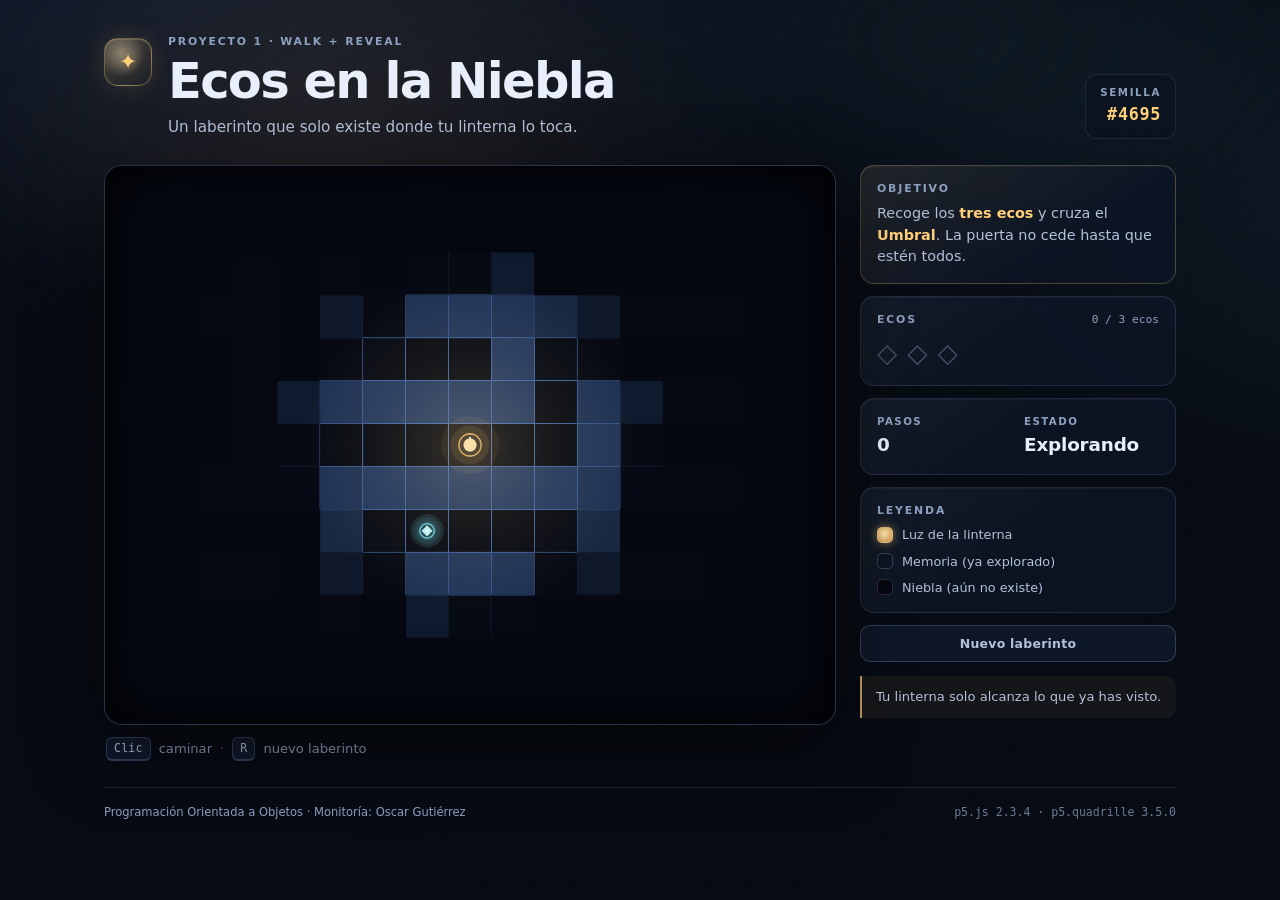
<file: proyecto1/index.html>
<!doctype html>
<html lang="es">
  <head>
    <meta charset="utf-8" />
    <meta name="viewport" content="width=device-width, initial-scale=1" />
    <meta name="theme-color" content="#070b14" />
    <meta
      name="description"
      content="Ecos en la Niebla: laberinto con las mecánicas Walk y Reveal, construido con p5.js y p5.quadrille.js."
    />
    <title>Ecos en la Niebla · Proyecto 1</title>
    <link
      rel="icon"
      href="data:image/svg+xml,%3Csvg xmlns='http://www.w3.org/2000/svg' viewBox='0 0 64 64'%3E%3Crect width='64' height='64' rx='14' fill='%23070b14'/%3E%3Cpath d='M32 10 42 32 32 54 22 32Z' fill='%23ffcf7a'/%3E%3Ccircle cx='32' cy='32' r='6' fill='%23fff3d1'/%3E%3C/svg%3E"
    />
    <link rel="stylesheet" href="css/estilos.css" />
  </head>
  <body>
    <div class="aurora" aria-hidden="true"></div>

    <div class="app" id="app">
      <header class="topbar">
        <div class="brand">
          <span class="brand__mark" aria-hidden="true">✦</span>
          <div>
            <p class="eyebrow">Proyecto 1 · Walk + Reveal</p>
            <h1>Ecos en la Niebla</h1>
            <p class="brand__tagline">
              Un laberinto que solo existe donde tu linterna lo toca.
            </p>
          </div>
        </div>

        <div class="seed" aria-label="Semilla del laberinto">
          <span>Semilla</span>
          <strong id="seed">—</strong>
        </div>
      </header>

      <main class="layout">
        <section class="stage" aria-label="Tablero del juego">
          <div class="stage__frame">
            <div id="canvas-host"></div>
            <div class="stage__vignette" aria-hidden="true"></div>
          </div>
          <p class="stage__hint">
            <span class="key">Clic</span> caminar
            <span class="dot" aria-hidden="true">·</span>
            <span class="key">R</span> nuevo laberinto
          </p>
        </section>

        <aside class="panel" aria-label="Información del juego">
          <section class="card card--objective">
            <p class="eyebrow">Objetivo</p>
            <p>
              Recoge los <strong>tres ecos</strong> y cruza el
              <strong>Umbral</strong>. La puerta no cede hasta que estén todos.
            </p>
          </section>

          <section class="card">
            <div class="card__head">
              <p class="eyebrow">Ecos</p>
              <p class="card__meta" id="relics-label">0 / 3 ecos</p>
            </div>
            <div
              class="relics"
              id="relics"
              role="img"
              aria-label="0 de 3 ecos recuperados"
            ></div>
          </section>

          <section class="card">
            <div class="stats">
              <div>
                <span class="stat__label">Pasos</span>
                <strong id="steps">0</strong>
              </div>
              <div>
                <span class="stat__label">Estado</span>
                <strong id="state">Explorando</strong>
              </div>
            </div>
          </section>

          <section class="card">
            <p class="eyebrow">Leyenda</p>
            <ul class="legend">
              <li><span class="swatch swatch--light"></span>Luz de la linterna</li>
              <li><span class="swatch swatch--memory"></span>Memoria (ya explorado)</li>
              <li><span class="swatch swatch--unknown"></span>Niebla (aún no existe)</li>
            </ul>
          </section>

          <button class="ghost-button" id="new-maze" type="button">
            Nuevo laberinto
          </button>

          <p class="message" id="message" aria-live="polite">
            Tu linterna solo alcanza lo que ya has visto.
          </p>
        </aside>
      </main>

      <footer class="footer">
        <p>Programación Orientada a Objetos · Monitoría: Oscar Gutiérrez</p>
        <p class="footer__tech">p5.js 2.3.4 · p5.quadrille 3.5.0</p>
      </footer>
    </div>

    <div class="overlay" id="win-overlay" hidden>
      <div
        class="overlay__card"
        role="dialog"
        aria-modal="true"
        aria-labelledby="win-title"
      >
        <p class="eyebrow">Umbral cruzado</p>
        <h2 id="win-title">La niebla te recuerda</h2>
        <p>
          Recogiste los tres ecos y encontraste la salida en
          <strong id="win-steps">0</strong> pasos.
        </p>
        <p class="overlay__seed">Semilla <span id="win-seed">#0000</span></p>
        <button id="restart" type="button">
          Otro laberinto <span aria-hidden="true">→</span>
        </button>
      </div>
    </div>

    <!-- Librerías vendorizadas: el proyecto funciona sin conexión. -->
    <script src="lib/p5.min.js"></script>
    <script src="lib/p5.quadrille.min.js"></script>

    <!-- Código del juego, en orden de dependencias. -->
    <script src="js/config.js"></script>
    <script src="js/core/Cell.js"></script>
    <script src="js/world/Dungeon.js"></script>
    <script src="js/world/Relic.js"></script>
    <script src="js/world/Portal.js"></script>
    <script src="js/entities/Explorer.js"></script>
    <script src="js/mechanics/Walk.js"></script>
    <script src="js/mechanics/Reveal.js"></script>
    <script src="js/ui/Hud.js"></script>
    <script src="js/game/Game.js"></script>
    <script src="js/main.js"></script>
  </body>
</html>
</file>
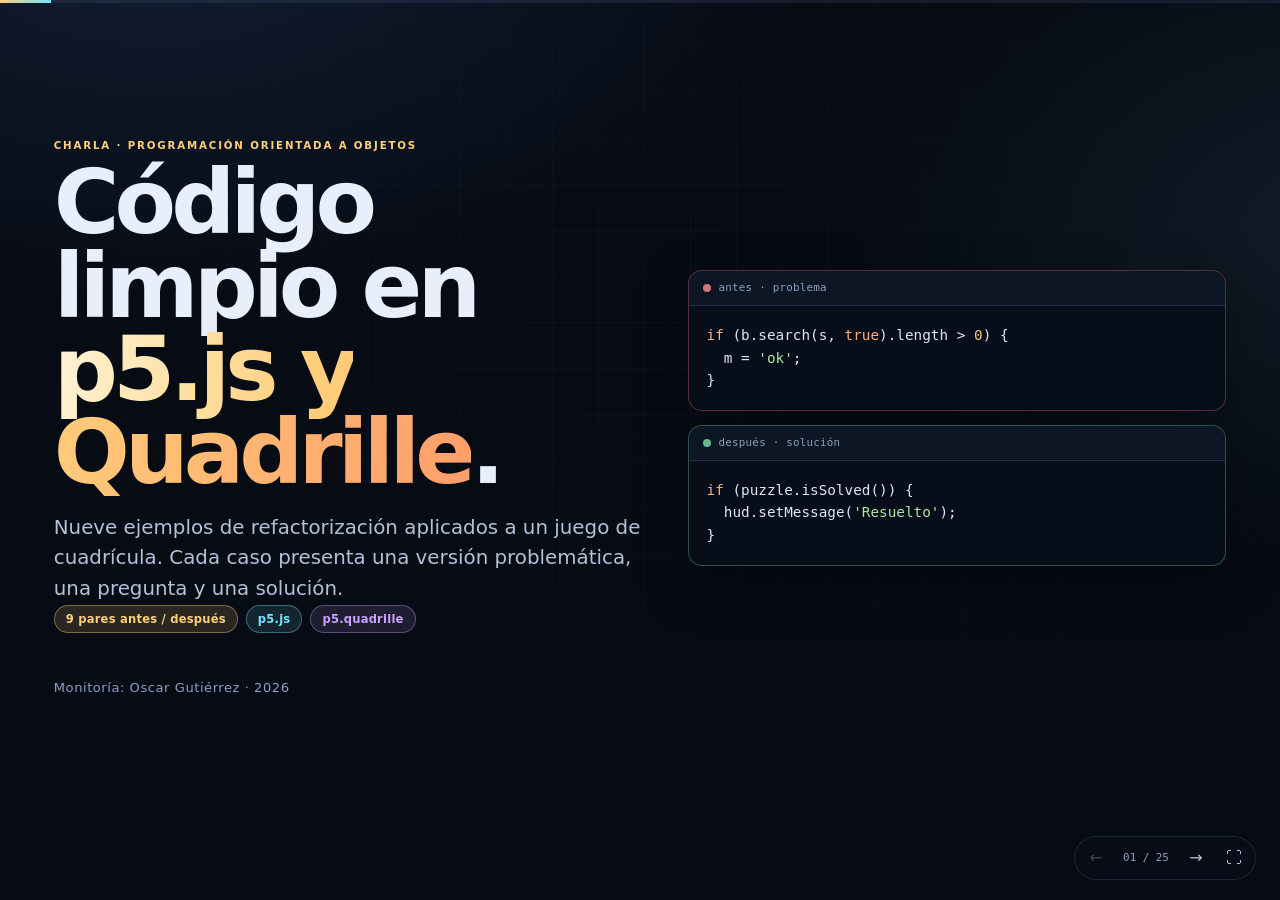
<file: proyecto1/presentaciones/clean-code.html>
<!doctype html>
<html lang="es">
  <head>
    <meta charset="utf-8" />
    <meta name="viewport" content="width=device-width, initial-scale=1" />
    <title>Código limpio en p5.js y Quadrille</title>
    <link
      rel="icon"
      href="data:image/svg+xml,%3Csvg xmlns='http://www.w3.org/2000/svg' viewBox='0 0 64 64'%3E%3Crect width='64' height='64' rx='14' fill='%23070b14'/%3E%3Cpath d='M32 10 42 32 32 54 22 32Z' fill='%23ffcf7a'/%3E%3Ccircle cx='32' cy='32' r='6' fill='%23fff3d1'/%3E%3C/svg%3E"
    />
    <link rel="stylesheet" href="deck/deck.css" />
  </head>
  <body>
    <div class="progress" aria-hidden="true"><div class="progress__bar"></div></div>

    <main class="deck" aria-label="Presentación de código limpio">
      <!-- 01 · Portada -->
      <section class="slide is-active">
        <div class="slide__inner">
          <div class="split" style="flex: 1; align-items: center">
            <div>
              <p class="kicker kicker--amber">Charla · Programación Orientada a Objetos</p>
              <h1 aria-label="Código limpio en p5.js y Quadrille">Código limpio en<br /><span class="grad">p5.js y Quadrille</span>.</h1>
              <p class="lead">
                Nueve ejemplos de refactorización aplicados a un juego de
                cuadrícula. Cada caso presenta una versión problemática, una
                pregunta y una solución.
              </p>
              <div class="chips">
                <span class="chip chip--amber">9 pares antes / después</span>
                <span class="chip chip--cyan">p5.js</span>
                <span class="chip chip--violet">p5.quadrille</span>
              </div>
              <p class="cover__meta">Monitoría: Oscar Gutiérrez · 2026</p>
            </div>

            <div class="stack">
              <div class="code-card code-card--bad">
                <div class="code-card__bar">antes · problema</div>
                <pre><code class="js">if (b.search(s, true).length &gt; 0) {
  m = 'ok';
}</code></pre>
              </div>
              <div class="code-card code-card--good">
                <div class="code-card__bar">después · solución</div>
                <pre><code class="js">if (puzzle.isSolved()) {
  hud.setMessage('Resuelto');
}</code></pre>
              </div>
            </div>
          </div>
        </div>
      </section>

      <!-- 02 · Planteamiento -->
      <section class="slide">
        <div class="slide__inner">
          <header class="slide__head">
            <p class="kicker">Planteamiento</p>
            <h2>La legibilidad como criterio de diseño.</h2>
            <p class="lead">
              El código de un juego se lee durante la revisión, la sustentación y
              las modificaciones posteriores. Un proyecto con Quadrille acumula
              reglas, capas y estados; si esos elementos no tienen nombres y
              límites claros, cada cambio exige reconstruir el contexto.
            </p>
          </header>

          <div class="slide__body">
            <div class="grid-3">
              <div class="card card--amber">
                <h4>Verificación limitada</h4>
                <p>
                  JavaScript no impide intercambiar dos coordenadas ni explica el
                  significado de un argumento booleano. La claridad debe
                  incorporarse en el diseño.
                </p>
              </div>
              <div class="card card--cyan">
                <h4>Crecimiento del proyecto</h4>
                <p>
                  Cada mecánica nueva interactúa con las anteriores. Una función
                  con varias responsabilidades concentra los defectos y dificulta
                  las pruebas.
                </p>
              </div>
              <div class="card card--violet">
                <h4>Explicación oral</h4>
                <p>
                  Durante la sustentación, el código debe poder describirse en
                  pocos minutos. Esa capacidad depende de la organización y no de
                  la memoria del autor.
                </p>
              </div>
            </div>

            <div class="card">
              <p>
                La legibilidad no es una propiedad opcional: determina si el
                código puede revisarse, probarse y modificarse sin depender del
                autor original.
              </p>
            </div>
          </div>

          <footer class="slide__foot">
            <span><strong>Fuentes</strong> · Clean Code (Martin) y Refactoring (Fowler)</span>
            <span>La legibilidad se evalúa durante todo el proyecto</span>
          </footer>
        </div>
      </section>

      <!-- 03 · Estructura -->
      <section class="slide">
        <div class="slide__inner">
          <header class="slide__head">
            <p class="kicker">Estructura</p>
            <h2>Nueve ejemplos de refactorización.</h2>
            <p class="lead">
              Cada ejemplo ocupa dos diapositivas. La primera muestra una versión
              problemática y plantea una pregunta; la segunda presenta la versión
              refactorizada y explica el principio aplicado. Los casos provienen
              de situaciones habituales en un proyecto con p5.js y Quadrille.
            </p>
          </header>

          <div class="slide__body">
            <p>
              Los temas son: nombres sin significado, constantes sin nombre,
              funciones con demasiadas responsabilidades, anidación excesiva de
              condiciones y argumentos booleanos sin contexto.
            </p>
            <p>
              También se revisan la duplicación de funciones de dibujo, las
              coordenadas como valores primitivos, el estado global sin propietario
              y el acceso directo a la estructura interna de otros objetos.
            </p>

            <div class="grid-2">
              <div class="card card--amber">
                <h4>Versión problemática</h4>
                <p>
                  No se trata de ejemplos artificiales: corresponden a decisiones
                  que aparecen en una primera implementación y que pueden
                  corregirse sin cambiar el comportamiento del juego.
                </p>
              </div>
              <div class="card card--cyan">
                <h4>Versión refactorizada</h4>
                <p>
                  Cada solución se inspira en una decisión real del proyecto.
                  Mantiene el comportamiento y mejora la organización de las
                  responsabilidades.
                </p>
              </div>
            </div>
          </div>

          <footer class="slide__foot">
            <span><strong>Nueve pares de diapositivas</strong></span>
            <span>Problema, pregunta, solución y principio</span>
          </footer>
        </div>
      </section>

      <!-- 04 · Ejemplo 1 problema -->
      <section class="slide">
        <div class="slide__inner">
          <header class="slide__head">
            <p class="kicker kicker--amber">Ejemplo 01 / 09 · Problema</p>
            <h2>Nombres sin significado.</h2>
            <p class="lead">
              Los identificadores q, r, c, p y n no describen el papel de cada
              valor dentro del juego.
            </p>
          </header>

          <div class="slide__body">
            <div class="split">
              <div class="code-card code-card--bad">
                <div class="code-card__bar">antes · tablero.js</div>
                <pre><code class="js">let q, r, c, p, n;

function setup() {
  q = createQuadrille(17, 13).maze(color('#22375b'));
  n = 3;
}

function mousePressed() {
  r = q.mouseRow;
  c = q.mouseCol;
  if (q.isValid(r, c)) p = { r, c };
}</code></pre>
              </div>

              <aside class="question">
                <p class="eyebrow">Pregunta</p>
                <h3>¿Qué información falta en estos nombres?</h3>
                <p class="small">
                  Conviene considerar qué representa cada variable, si el nombre
                  se puede buscar en el proyecto y si otra persona podría
                  modificarlo sin consultar al autor.
                </p>
              </aside>
            </div>
          </div>

          <footer class="slide__foot">
            <span><strong>Ejemplo 01 / 09</strong> · nombres</span>
            <span>La solución se presenta en la diapositiva siguiente</span>
          </footer>
        </div>
      </section>

      <!-- 05 · Ejemplo 1 solución -->
      <section class="slide">
        <div class="slide__inner">
          <header class="slide__head">
            <p class="kicker kicker--green">Ejemplo 01 / 09 · Solución</p>
            <h2>Nombres que expresan la intención.</h2>
          </header>

          <div class="slide__body">
            <div class="split">
              <div class="code-card code-card--good">
                <div class="code-card__bar">después · Dungeon.js</div>
                <pre><code class="js">let dungeon;
const RELIC_COUNT = 3;
let selectedCell = null;

function setup() {
  dungeon = new Dungeon({
    cols: COLS,
    rows: ROWS,
    cellLength: CELL,
  }).generate(SEED);
}

function mousePressed() {
  const cell = dungeon.cellAtPixel(mouseX, mouseY);
  if (cell) {
    selectedCell = cell;
  }
}</code></pre>
              </div>

              <aside class="explain">
                <p class="eyebrow">Explicación</p>
                <h3>Cambios aplicados</h3>
                <p>
                  <code class="mono">dungeon</code> identifica el tablero concreto;
                  <code class="mono">RELIC_COUNT</code> convierte el valor 3 en una
                  regla del juego, y <code class="mono">selectedCell</code>
                  describe la intención de la variable. Los nombres se pueden
                  pronunciar, buscar y relacionar con el dominio del problema.
                </p>
                <p class="source">Clean Code · capítulo 2 · nombres con significado</p>
              </aside>
            </div>
          </div>
        </div>
      </section>

      <!-- 06 · Ejemplo 2 problema -->
      <section class="slide">
        <div class="slide__inner">
          <header class="slide__head">
            <p class="kicker kicker--amber">Ejemplo 02 / 09 · Problema</p>
            <h2>Constantes sin nombre.</h2>
            <p class="lead">
              El tamaño de celda, el radio de la luz y los colores aparecen
              repetidos como valores literales en el código.
            </p>
          </header>

          <div class="slide__body">
            <div class="split">
              <div class="code-card code-card--bad">
                <div class="code-card__bar">antes · draw.js</div>
                <pre><code class="js">function draw() {
  background('#070b14');
  drawingContext.globalAlpha = 0.66;

  const radius = 3.4 * 36;
  const trail = color(255, 206, 122, 26);

  if (game.steps &gt; 67) {
    text('récord', 8, 8);
  }

  drawQuadrille(board, { cellLength: 36 });
}</code></pre>
              </div>

              <aside class="question">
                <p class="eyebrow">Pregunta</p>
                <h3>¿Cuántos lugares habría que modificar si el tablero cambiara de 36 a 40 píxeles?</h3>
                <p class="small">
                  También conviene preguntar si el valor 67 corresponde a una
                  regla del juego o a un residuo de una versión anterior.
                </p>
              </aside>
            </div>
          </div>

          <footer class="slide__foot">
            <span><strong>Ejemplo 02 / 09</strong> · constantes</span>
            <span>La solución se presenta en la diapositiva siguiente</span>
          </footer>
        </div>
      </section>

      <!-- 07 · Ejemplo 2 solución -->
      <section class="slide">
        <div class="slide__inner">
          <header class="slide__head">
            <p class="kicker kicker--green">Ejemplo 02 / 09 · Solución</p>
            <h2>Una única fuente de configuración.</h2>
          </header>

          <div class="slide__body">
            <div class="split">
              <div class="code-card code-card--good">
                <div class="code-card__bar">después · config.js</div>
                <pre><code class="js">const CONFIG = {
  cellLength: 36,
  reveal: { radius: 3.4, memoryAlpha: 0.66 },
  colors: {
    background: '#070b14',
    trail: [255, 206, 122, 26],
  },
};

function draw() {
  background(CONFIG.colors.background);
  drawingContext.globalAlpha = CONFIG.reveal.memoryAlpha;

  const radius = CONFIG.reveal.radius * CONFIG.cellLength;
  const trail = color(...CONFIG.colors.trail);
  drawQuadrille(board, { cellLength: CONFIG.cellLength });
}</code></pre>
              </div>

              <aside class="explain">
                <p class="eyebrow">Explicación</p>
                <h3>Cambios aplicados</h3>
                <p>
                  Los valores se agrupan en <code class="mono">CONFIG</code> y cada
                  uno recibe un nombre. Cambiar el tamaño del tablero, el radio de
                  la luz o la paleta exige modificar un solo archivo. El valor 67
                  se eliminó porque no representaba una regla del juego.
                </p>
                <p class="source">Clean Code · capítulos 2 y 3 · constantes con nombre</p>
              </aside>
            </div>
          </div>
        </div>
      </section>

      <!-- 08 · Ejemplo 3 problema -->
      <section class="slide">
        <div class="slide__inner">
          <header class="slide__head">
            <p class="kicker kicker--amber">Ejemplo 03 / 09 · Problema</p>
            <h2>Una función con demasiadas responsabilidades.</h2>
            <p class="lead">
              <code class="mono">mousePressed</code> valida la celda, calcula la
              ruta, mueve al jugador, actualiza la niebla, recoge ecos y abre el
              portal.
            </p>
          </header>

          <div class="slide__body">
            <div class="split">
              <div class="code-card code-card--bad">
                <div class="code-card__bar">antes · mousePressed.js</div>
                <pre><code class="js">function mousePressed() {
  const row = board.mouseRow;
  const col = board.mouseCol;
  if (!board.isValid(row, col)) return;
  if (board.isFilled(row, col)) { message = 'muro'; return; }
  if (!explored[row][col]) { message = 'niebla'; return; }

  const steps = board.path(player.row, player.col, row, col);
  if (steps.length === 0) { message = 'sin ruta'; return; }

  for (const step of steps) {
    player.row = step.row;
    player.col = step.col;
    explored[step.row][step.col] = true;
    fog.fill(step.row, step.col, color(6, 9, 18, 0));
    if (relic.row === step.row &amp;&amp; relic.col === step.col) {
      relic.collected = true;
      score += 1;
    }
  }
  if (score === 3) portal.open = true;
}</code></pre>
              </div>

              <aside class="question">
                <p class="eyebrow">Pregunta</p>
                <h3>¿Cuántas razones tiene esta función para cambiar?</h3>
                <p class="small">
                  Si se modifica el sistema de puntuación, la representación de la
                  niebla o la condición de victoria, la misma función debe volver
                  a revisarse.
                </p>
              </aside>
            </div>
          </div>

          <footer class="slide__foot">
            <span><strong>Ejemplo 03 / 09</strong> · responsabilidad única</span>
            <span>La solución se presenta en la diapositiva siguiente</span>
          </footer>
        </div>
      </section>

      <!-- 09 · Ejemplo 3 solución -->
      <section class="slide">
        <div class="slide__inner">
          <header class="slide__head">
            <p class="kicker kicker--green">Ejemplo 03 / 09 · Solución</p>
            <h2>Separación entre entrada y lógica.</h2>
          </header>

          <div class="slide__body">
            <div class="split">
              <div class="code-card code-card--good">
                <div class="code-card__bar">después · Game.js</div>
                <pre><code class="js">function mousePressed() {
  const cell = dungeon.cellAtPixel(mouseX, mouseY);
  if (!isWalkable(cell)) return;
  walk.planTo(cell);
}

function isWalkable(cell) {
  return dungeon.isFloor(cell)
    &amp;&amp; reveal.isExplored(cell);
}

// Walk mueve y avisa; Game revela, cuenta y decide.
// La victoria no vive en el handler del mouse.</code></pre>
              </div>

              <aside class="explain">
                <p class="eyebrow">Explicación</p>
                <h3>Cambios aplicados</h3>
                <p>
                  El controlador de entrada interpreta el clic y delega la
                  validación en <code class="mono">isWalkable</code>. Walk se
                  encarga del movimiento, mientras que Game actualiza la niebla,
                  los ecos y la victoria. La función resultante se puede leer en
                  tres líneas y cada responsabilidad queda en su clase.
                </p>
                <p class="source">Clean Code · capítulo 3 · funciones pequeñas y SRP</p>
              </aside>
            </div>
          </div>
        </div>
      </section>

      <!-- 10 · Ejemplo 4 problema -->
      <section class="slide">
        <div class="slide__inner">
          <header class="slide__head">
            <p class="kicker kicker--amber">Ejemplo 04 / 09 · Problema</p>
            <h2>Anidación excesiva de condiciones.</h2>
            <p class="lead">
              <code class="mono">planTo</code> acumula cinco condiciones antes de
              llegar al caso en el que la ruta es válida.
            </p>
          </header>

          <div class="slide__body">
            <div class="split">
              <div class="code-card code-card--bad">
                <div class="code-card__bar">antes · Walk.js</div>
                <pre><code class="js">function planTo(target) {
  if (target) {
    if (!target.equals(this.explorer.cell)) {
      if (this.dungeon.isFloor(target)) {
        if (this.reveal.isExplored(target)) {
          const steps = this.dungeon.path(
            this.explorer.cell, target
          );
          if (steps.length &gt; 0) {
            this.plan = steps;
            return true;
          }
        }
      }
    }
  }
  return false;
}</code></pre>
              </div>

              <aside class="question">
                <p class="eyebrow">Pregunta</p>
                <h3>¿Dónde se encuentra el caso normal y cuáles son las excepciones?</h3>
                <p class="small">
                  La estructura obliga al lector a recorrer toda la jerarquía para
                  comprender una operación que debería ser directa.
                </p>
              </aside>
            </div>
          </div>

          <footer class="slide__foot">
            <span><strong>Ejemplo 04 / 09</strong> · anidación</span>
            <span>La solución se presenta en la diapositiva siguiente</span>
          </footer>
        </div>
      </section>

      <!-- 11 · Ejemplo 4 solución -->
      <section class="slide">
        <div class="slide__inner">
          <header class="slide__head">
            <p class="kicker kicker--green">Ejemplo 04 / 09 · Solución</p>
            <h2>Cláusulas de guarda.</h2>
          </header>

          <div class="slide__body">
            <div class="split">
              <div class="code-card code-card--good">
                <div class="code-card__bar">después · Walk.js</div>
                <pre><code class="js">function planTo(target) {
  if (!target) return false;
  if (target.equals(this.explorer.cell)) return false;
  if (!this.dungeon.isFloor(target)) return false;
  if (!this.reveal.isExplored(target)) return false;

  const steps = this.dungeon.path(
    this.explorer.cell, target
  );
  if (steps.length === 0) return false;

  this.plan = steps;
  return true;
}</code></pre>
              </div>

              <aside class="explain">
                <p class="eyebrow">Explicación</p>
                <h3>Cambios aplicados</h3>
                <p>
                  Cada condición previa se resuelve con un retorno temprano. El
                  camino exitoso queda al final y las reglas se leen en orden. La
                  función conserva el mismo comportamiento y reduce la
                  profundidad de anidación.
                </p>
                <p class="source">Clean Code · capítulo 3 · Refactoring (Fowler)</p>
              </aside>
            </div>
          </div>
        </div>
      </section>

      <!-- 12 · Ejemplo 5 problema -->
      <section class="slide">
        <div class="slide__inner">
          <header class="slide__head">
            <p class="kicker kicker--amber">Ejemplo 05 / 09 · Problema</p>
            <h2>Argumentos booleanos sin contexto.</h2>
            <p class="lead">
              El segundo argumento de <code class="mono">search()</code> modifica
              el criterio de comparación, pero el llamado no explica cuál es ese
              criterio.
            </p>
          </header>

          <div class="slide__body">
            <div class="split">
              <div class="code-card code-card--bad">
                <div class="code-card__bar">antes · win-check.js</div>
                <pre><code class="js">const solved = board.search(solution, true).length &gt; 0;

if (solved) {
  message = 'resuelto';
}

// Más adelante...
const strict = board.search(pattern, true);
const loose = board.search(pattern, false);</code></pre>
              </div>

              <aside class="question">
                <p class="eyebrow">Pregunta</p>
                <h3>¿Qué significa <code class="mono">true</code> en este contexto y qué regla evalúa el juego?</h3>
                <p class="small">
                  El problema no está en la librería, sino en el punto de uso: la
                  intención del juego queda oculta detrás de un valor booleano.
                </p>
              </aside>
            </div>
          </div>

          <footer class="slide__foot">
            <span><strong>Ejemplo 05 / 09</strong> · argumentos booleanos</span>
            <span>La solución se presenta en la diapositiva siguiente</span>
          </footer>
        </div>
      </section>

      <!-- 13 · Ejemplo 5 solución -->
      <section class="slide">
        <div class="slide__inner">
          <header class="slide__head">
            <p class="kicker kicker--green">Ejemplo 05 / 09 · Solución</p>
            <h2>Encapsular la intención en un método.</h2>
          </header>

          <div class="slide__body">
            <div class="split">
              <div class="code-card code-card--good">
                <div class="code-card__bar">después · Puzzle.js</div>
                <pre><code class="js">class Puzzle {
  isSolved() {
    return this.board.search(this.solution, true)
      .length &gt; 0;
  }
}

if (puzzle.isSolved()) {
  hud.setMessage('Resuelto');
}

// El `true` sigue ahí, pero ahora vive
// dentro de una pregunta con nombre.</code></pre>
              </div>

              <aside class="explain">
                <p class="eyebrow">Explicación</p>
                <h3>Cambios aplicados</h3>
                <p>
                  <code class="mono">isSolved()</code> expresa la regla del juego y
                  concentra la llamada a <code class="mono">search()</code> en un
                  solo lugar. Si cambia el criterio de comparación, la modificación
                  se realiza en el método y no en cada punto de uso.
                </p>
                <p class="source">Clean Code · capítulo 3 · argumentos de bandera</p>
              </aside>
            </div>
          </div>
        </div>
      </section>

      <!-- 14 · Ejemplo 6 problema -->
      <section class="slide">
        <div class="slide__inner">
          <header class="slide__head">
            <p class="kicker kicker--amber">Ejemplo 06 / 09 · Problema</p>
            <h2>Duplicación de funciones de dibujo.</h2>
            <p class="lead">
              Los efectos del eco y del portal repiten el halo, el rombo y el
              recorrido de las capas con parámetros distintos.
            </p>
          </header>

          <div class="slide__body">
            <div class="split">
              <div class="code-card code-card--bad">
                <div class="code-card__bar">antes · efectos.js</div>
                <pre><code class="js">const relic = function (o) {
  noStroke();
  for (let i = 3; i &gt;= 1; i--) {
    fill(116, 230, 255, 10 + 6 * i);
    circle(0, 0, 10 + i * 8);
  }
  fill(190, 250, 255);
  quad(0, -8, 8, 0, 0, 8, -8, 0);
};

const portal = function (o) {
  noStroke();
  for (let i = 3; i &gt;= 1; i--) {
    fill(255, 196, 96, 8 + 3 * i);
    circle(0, 0, 12 + i * 10);
  }
  fill(255, 196, 96);
  quad(0, -10, 10, 0, 0, 10, -10, 0);
};</code></pre>
              </div>

              <aside class="question">
                <p class="eyebrow">Pregunta</p>
                <h3>¿Qué parte del código se repite y qué parte cambia entre ambos efectos?</h3>
                <p class="small">
                  La duplicación obliga a corregir dos veces el mismo defecto y
                  dificulta añadir un tercer efecto.
                </p>
              </aside>
            </div>
          </div>

          <footer class="slide__foot">
            <span><strong>Ejemplo 06 / 09</strong> · duplicación</span>
            <span>La solución se presenta en la diapositiva siguiente</span>
          </footer>
        </div>
      </section>

      <!-- 15 · Ejemplo 6 solución -->
      <section class="slide">
        <div class="slide__inner">
          <header class="slide__head">
            <p class="kicker kicker--green">Ejemplo 06 / 09 · Solución</p>
            <h2>Composición de efectos.</h2>
          </header>

          <div class="slide__body">
            <div class="split">
              <div class="code-card code-card--good code-card--dense">
                <div class="code-card__bar">después · efectos.js</div>
                <pre><code class="js">const halo = (rgb) =&gt; function (o) {
  noStroke();
  for (let i = 3; i &gt;= 1; i--) {
    fill(rgb[0], rgb[1], rgb[2], 8 + 4 * i);
    circle(0, 0, o.cellLength * (0.3 + i * 0.2));
  }
};

const diamond = (rgb) =&gt; function (o) {
  noStroke();
  fill(rgb[0], rgb[1], rgb[2]);
  const r = o.cellLength * 0.2;
  quad(0, -r, r, 0, 0, r, -r, 0);
};

const stack = (...fx) =&gt; function (o) {
  fx.forEach((f) =&gt; f.call(this, o));
};

const relic = stack(
  halo([116, 230, 255]),
  diamond([190, 250, 255])
);
const portal = stack(
  halo([255, 196, 96]),
  diamond([255, 196, 96])
);</code></pre>
              </div>

              <aside class="explain">
                <p class="eyebrow">Explicación</p>
                <h3>Cambios aplicados</h3>
                <p>
                  <code class="mono">halo</code> y
                  <code class="mono">diamond</code> reciben el color como
                  parámetro y devuelven una función de dibujo.
                  <code class="mono">stack</code> combina esas funciones y produce
                  el efecto completo. La variación queda en los argumentos y la
                  lógica de dibujo se escribe una sola vez.
                </p>
                <p class="source">Capítulo Shine · DRY y funciones de orden superior</p>
              </aside>
            </div>
          </div>
        </div>
      </section>

      <!-- 16 · Ejemplo 7 problema -->
      <section class="slide">
        <div class="slide__inner">
          <header class="slide__head">
            <p class="kicker kicker--amber">Ejemplo 07 / 09 · Problema</p>
            <h2>Coordenadas como valores primitivos.</h2>
            <p class="lead">
              La función <code class="mono">path</code> recibe cuatro números en un
              orden que el lenguaje no puede verificar.
            </p>
          </header>

          <div class="slide__body">
            <div class="split">
              <div class="code-card code-card--bad">
                <div class="code-card__bar">antes · path.js</div>
                <pre><code class="js">function path(row1, col1, row2, col2) {
  // ...
}

const steps = path(
  playerRow, playerCol,
  targetRow, targetCol
);

// En otro lugar, sin querer:
const wrong = path(
  targetCol, targetRow,
  playerCol, playerRow
);</code></pre>
              </div>

              <aside class="question">
                <p class="eyebrow">Pregunta</p>
                <h3>¿Qué impide intercambiar <code class="mono">row</code> y <code class="mono">col</code> al llamar a la función?</h3>
                <p class="small">
                  Nada en JavaScript detecta el error. La ruta resultante puede ser
                  incorrecta sin producir una excepción, y el defecto aparece lejos
                  del punto de origen.
                </p>
              </aside>
            </div>
          </div>

          <footer class="slide__foot">
            <span><strong>Ejemplo 07 / 09</strong> · valores primitivos</span>
            <span>La solución se presenta en la diapositiva siguiente</span>
          </footer>
        </div>
      </section>

      <!-- 17 · Ejemplo 7 solución -->
      <section class="slide">
        <div class="slide__inner">
          <header class="slide__head">
            <p class="kicker kicker--green">Ejemplo 07 / 09 · Solución</p>
            <h2>Un objeto de valor para las celdas.</h2>
          </header>

          <div class="slide__body">
            <div class="split">
              <div class="code-card code-card--good">
                <div class="code-card__bar">después · Cell.js + Dungeon.js</div>
                <pre><code class="js">class Cell {
  constructor(row, col) {
    this.row = row;
    this.col = col;
  }

  equals(other) {
    return this.row === other.row
      &amp;&amp; this.col === other.col;
  }
}

path(from, to) {
  return this.known
    .path(from.row, from.col, to.row, to.col)
    .map(({ row, col }) =&gt; new Cell(row, col));
}</code></pre>
              </div>

              <aside class="explain">
                <p class="eyebrow">Explicación</p>
                <h3>Cambios aplicados</h3>
                <p>
                  <code class="mono">Cell</code> agrupa fila y columna, y
                  <code class="mono">path</code> recibe
                  <code class="mono">from</code> y <code class="mono">to</code>. La
                  comparación y la generación de claves quedan centralizadas, y el
                  llamado ya no depende de recordar el orden de cuatro números.
                </p>
                <p class="source">Clean Code · capítulo 3 · Refactoring · obsesión por las primitivas</p>
              </aside>
            </div>
          </div>
        </div>
      </section>

      <!-- 18 · Ejemplo 8 problema -->
      <section class="slide">
        <div class="slide__inner">
          <header class="slide__head">
            <p class="kicker kicker--amber">Ejemplo 08 / 09 · Problema</p>
            <h2>Estado global sin propietario.</h2>
            <p class="lead">
              Siete variables globales representan el estado completo de la partida
              y cualquier función puede modificarlas.
            </p>
          </header>

          <div class="slide__body">
            <div class="split">
              <div class="code-card code-card--bad">
                <div class="code-card__bar">antes · sketch.js</div>
                <pre><code class="js">let board, player, fog, relic;
let score, picked, won;

function setup() {
  // crea todo aquí
}

function draw() {
  // usa todo aquí
}

function mousePressed() {
  // cambia todo aquí
}

// ¿Quién puede tocar `won`? Cualquiera.</code></pre>
              </div>

              <aside class="question">
                <p class="eyebrow">Pregunta</p>
                <h3>¿Qué parte del programa puede cambiar <code class="mono">won</code> y cómo se puede probar la victoria de forma aislada?</h3>
                <p class="small">
                  La ausencia de un propietario dificulta rastrear los cambios y
                  hace que las pruebas dependan del estado global.
                </p>
              </aside>
            </div>
          </div>

          <footer class="slide__foot">
            <span><strong>Ejemplo 08 / 09</strong> · estado global</span>
            <span>La solución se presenta en la diapositiva siguiente</span>
          </footer>
        </div>
      </section>

      <!-- 19 · Ejemplo 8 solución -->
      <section class="slide">
        <div class="slide__inner">
          <header class="slide__head">
            <p class="kicker kicker--green">Ejemplo 08 / 09 · Solución</p>
            <h2>Encapsulación del estado en una clase.</h2>
          </header>

          <div class="slide__body">
            <div class="split">
              <div class="code-card code-card--good">
                <div class="code-card__bar">después · Game.js + main.js</div>
                <pre><code class="js">class Game {
  constructor(hud) {
    this.hud = hud;
    this.state = 'playing';
    this.startRun();
  }

  handleClick(x, y) { /* ... */ }
  update(dt) { /* ... */ }
}

let game; // el único global que p5 necesita

function setup() {
  game = new Game(new Hud());
}</code></pre>
              </div>

              <aside class="explain">
                <p class="eyebrow">Explicación</p>
                <h3>Cambios aplicados</h3>
                <p>
                  <code class="mono">Game</code> concentra el estado y las
                  transiciones entre <code class="mono">playing</code> y
                  <code class="mono">won</code>. Las dependencias se reciben por
                  el constructor y el único global es el punto de entrada que exige
                  p5.js. La lógica queda separada de la interfaz y puede probarse
                  con mayor facilidad.
                </p>
                <p class="source">Clean Code · capítulos 6 y 7 · encapsulamiento</p>
              </aside>
            </div>
          </div>
        </div>
      </section>

      <!-- 20 · Ejemplo 9 problema -->
      <section class="slide">
        <div class="slide__inner">
          <header class="slide__head">
            <p class="kicker kicker--amber">Ejemplo 09 / 09 · Problema</p>
            <h2>Acceso directo a la estructura interna.</h2>
            <p class="lead">
              El código recorre <code class="mono">game.dungeon.walls</code> y
              <code class="mono">game.reveal.explored</code> para decidir si una
              celda es transitable.
            </p>
          </header>

          <div class="slide__body">
            <div class="split">
              <div class="code-card code-card--bad">
                <div class="code-card__bar">antes · interacción.js</div>
                <pre><code class="js">// valida la celda y mueve al jugador
if (!game.dungeon.walls.isValid(row, col)) return;
if (!game.dungeon.walls.isEmpty(row, col)) return;
if (!game.reveal.explored[row][col]) return;

game.explorer.cell.row = row;
game.explorer.cell.col = col;

// El comentario dice lo que el código ya dice.
// La cadena de puntos dice cómo está hecho el otro.</code></pre>
              </div>

              <aside class="question">
                <p class="eyebrow">Pregunta</p>
                <h3>¿A qué objeto debería preguntársele esa condición?</h3>
                <p class="small">
                  El comentario describe lo que el código ya hace, mientras que la
                  cadena de accesos obliga al llamador a conocer la representación
                  interna de la niebla.
                </p>
              </aside>
            </div>
          </div>

          <footer class="slide__foot">
            <span><strong>Ejemplo 09 / 09</strong> · encapsulamiento</span>
            <span>La solución se presenta en la diapositiva siguiente</span>
          </footer>
        </div>
      </section>

      <!-- 21 · Ejemplo 9 solución -->
      <section class="slide">
        <div class="slide__inner">
          <header class="slide__head">
            <p class="kicker kicker--green">Ejemplo 09 / 09 · Solución</p>
            <h2>Delegación y comentarios explicativos.</h2>
          </header>

          <div class="slide__body">
            <div class="split">
              <div class="code-card code-card--good">
                <div class="code-card__bar">después · Game.js</div>
                <pre><code class="js">if (!game.isWalkable(cell)) return;

// La niebla se dibuja después de los ecos:
// así la memoria los atenúa y la luz los enciende.
reveal.draw();

isWalkable(cell) {
  return this.dungeon.isFloor(cell)
    &amp;&amp; this.reveal.isExplored(cell);
}</code></pre>
              </div>

              <aside class="explain">
                <p class="eyebrow">Explicación</p>
                <h3>Cambios aplicados</h3>
                <p>
                  <code class="mono">Game.isWalkable()</code> concentra la regla y
                  el llamador no necesita conocer la estructura de Reveal. El
                  comentario se reserva para explicar una decisión de orden de
                  dibujo que no resulta evidente a partir del código.
                </p>
                <p class="source">Clean Code · capítulo 4 · comentarios; Ley de Demeter</p>
              </aside>
            </div>
          </div>
        </div>
      </section>

      <!-- 22 · Lista de verificación -->
      <section class="slide">
        <div class="slide__inner">
          <header class="slide__head">
            <p class="kicker">Entrega</p>
            <h2>Lista de verificación para la entrega.</h2>
            <p class="lead">
              Las preguntas siguientes resumen los criterios aplicados en los
              nueve ejemplos. No son reglas absolutas, sino condiciones que
              facilitan la lectura y el mantenimiento del proyecto.
            </p>
          </header>

          <div class="slide__body">
            <ul class="checklist">
              <li>¿Los nombres se pueden leer en voz alta?</li>
              <li>¿Los números y colores tienen nombre?</li>
              <li>¿Cada función tiene una sola razón para cambiar?</li>
              <li>¿Las excepciones se resuelven al principio?</li>
              <li>¿Los booleanos están encapsulados en una pregunta?</li>
              <li>¿Hay bloques que se puedan componer?</li>
              <li>¿Las coordenadas son un objeto y no cuatro números?</li>
              <li>¿El estado tiene un propietario claro?</li>
              <li>¿Los comentarios explican el porqué?</li>
              <li>¿Se le pregunta al objeto o se accede a su estructura interna?</li>
            </ul>

            <div class="grid-2">
              <div class="card card--amber">
                <h4>Indicador de configuración</h4>
                <p>
                  El radio de la linterna se puede cambiar en un solo archivo y el
                  juego continúa funcionando sin buscar valores por todo el
                  proyecto.
                </p>
              </div>
              <div class="card card--cyan">
                <h4>Indicador de mantenibilidad</h4>
                <p>
                  Una mecánica se puede explicar sin abrir su archivo: se conocen
                  sus entradas, sus salidas y la clase que asume la
                  responsabilidad.
                </p>
              </div>
            </div>
          </div>
        </div>
      </section>

      <!-- 23 · Problemas adicionales -->
      <section class="slide">
        <div class="slide__inner">
          <header class="slide__head">
            <p class="kicker">Problemas frecuentes</p>
            <h2>Tres problemas adicionales.</h2>
          </header>

          <div class="slide__body">
            <div class="smell-grid">
              <div class="card card--amber">
                <h4>Método centrado en otro objeto</h4>
                <p>
                  Un método utiliza más datos de otro objeto que los propios. La
                  regla probablemente pertenece al objeto del que provienen los
                  datos.
                </p>
              </div>
              <div class="card card--cyan">
                <h4>Listas de parámetros extensas</h4>
                <p>
                  Una firma con seis argumentos indica que los valores forman una
                  estructura que debería tener nombre.
                </p>
              </div>
              <div class="card card--violet">
                <h4>Cambios dispersos</h4>
                <p>
                  Si modificar un detalle exige editar varios archivos, la decisión
                  está distribuida y conviene centralizarla.
                </p>
              </div>
            </div>

            <div class="card">
              <p>
                Un proyecto mantenible localiza sus decisiones y permite explicar
                el comportamiento a partir de los nombres y de las
                responsabilidades de sus clases.
              </p>
            </div>
          </div>
        </div>
      </section>

      <!-- 24 · Ejercicio -->
      <section class="slide">
        <div class="slide__inner">
          <header class="slide__head">
            <p class="kicker">Práctica</p>
            <h2>Ejercicio de identificación de problemas.</h2>
            <p class="lead">
              El fragmento presenta una primera versión de un movimiento y
              contiene al menos tres problemas de diseño.
            </p>
          </header>

          <div class="slide__body">
            <div class="split">
              <div class="code-card code-card--bad code-card--dense">
                <div class="code-card__bar">ejercicio · mover.js</div>
                <pre><code class="js">let b, p, s;

function setup() {
  b = createQuadrille(8, 8).maze(color('#000'));
  p = { r: 0, c: 0 };
}

function mousePressed() {
  if (b.isValid(b.mouseRow, b.mouseCol)) {
    if (!b.isFilled(b.mouseRow, b.mouseCol)) {
      const path = b.path(p.r, p.c, b.mouseRow, b.mouseCol);
      if (path.length &gt; 0) {
        for (const step of path) {
          p.r = step.row;
          p.c = step.col;
          s += 1;
        }
      }
    }
  }
}</code></pre>
              </div>

              <aside class="question">
                <p class="eyebrow">Análisis</p>
                <h3>Preguntas para el análisis</h3>
                <p class="small">
                  Conviene identificar qué representan <code class="mono">b</code>,
                  <code class="mono">p</code> y <code class="mono">s</code>;
                  cuántas responsabilidades tiene
                  <code class="mono">mousePressed</code>; qué ocurre si el tablero
                  cambia de tamaño; y cómo se probaría el movimiento sin un mouse.
                </p>
                <p class="source">
                  Propuesta: reescribir el fragmento con Cell, Walk y un nombre
                  explícito para el contador.
                </p>
              </aside>
            </div>
          </div>
        </div>
      </section>

      <!-- 25 · Cierre -->
      <section class="slide">
        <div class="slide__inner">
          <header class="slide__head">
            <p class="kicker">Cierre</p>
            <h2>Criterios para mantener el código modificable.</h2>
            <p class="lead">
              Los nueve ejemplos comparten una misma idea: asignar nombres
              precisos, ubicar cada regla en su clase y permitir que los
              componentes se combinen.
            </p>
          </header>

          <div class="slide__body">
            <div class="grid-3">
              <div class="card card--amber">
                <h4>Leer</h4>
                <p>
                  <em>Clean Code</em>, de Robert C. Martin. Los capítulos 2, 3 y 4
                  fundamentan la presentación.
                </p>
              </div>
              <div class="card card--cyan">
                <h4>Refactorizar</h4>
                <p>
                  <em>Refactoring</em>, de Martin Fowler. Describe problemas y
                  transformaciones pequeñas.
                </p>
              </div>
              <div class="card card--violet">
                <h4>Practicar</h4>
                <p>
                  <em>clean-code-javascript</em> y, sobre todo, el código del
                  propio juego.
                </p>
              </div>
            </div>

            <div class="split">
              <div class="card">
                <h3>Resumen</h3>
                <p>
                  Un nombre más preciso, una cláusula de guarda y una constante
                  con nombre mejoran de forma inmediata la lectura del proyecto.
                </p>
              </div>
              <div class="card">
                <h3>En este proyecto</h3>
                <p>
                  <a href="../INFORME.md">INFORME.md</a> ·
                  <a href="proyecto.html">presentación del juego</a> ·
                  <a href="../index.html">demostración</a>
                </p>
              </div>
            </div>
          </div>

          <footer class="slide__foot">
            <span><strong>Código limpio en p5.js y Quadrille</strong> · Monitoría: Oscar Gutiérrez</span>
            <span>2026</span>
          </footer>
        </div>
      </section>
    </main>

    <nav class="nav" aria-label="Controles de la presentación">
      <button class="nav__prev" type="button" aria-label="Diapositiva anterior">←</button>
      <span class="nav__count">01 / 25</span>
      <button class="nav__next" type="button" aria-label="Diapositiva siguiente">→</button>
      <button class="nav__full" type="button" aria-label="Pantalla completa">⛶</button>
    </nav>

    <script src="deck/deck.js"></script>
  </body>
</html>
</file>
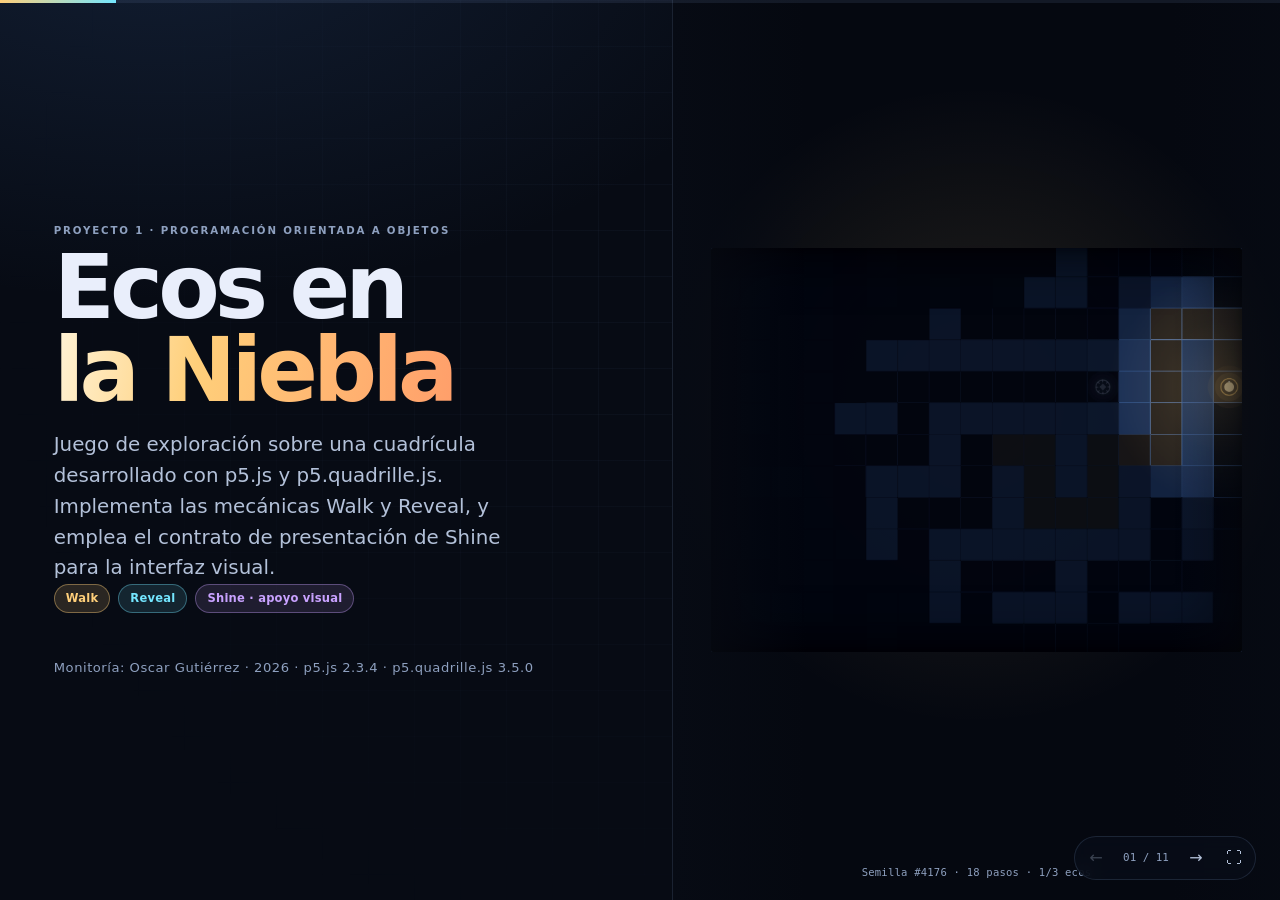
<file: proyecto1/presentaciones/proyecto.html>
<!doctype html>
<html lang="es">
  <head>
    <meta charset="utf-8" />
    <meta name="viewport" content="width=device-width, initial-scale=1" />
    <title>Ecos en la Niebla · Presentación del proyecto</title>
    <link
      rel="icon"
      href="data:image/svg+xml,%3Csvg xmlns='http://www.w3.org/2000/svg' viewBox='0 0 64 64'%3E%3Crect width='64' height='64' rx='14' fill='%23070b14'/%3E%3Cpath d='M32 10 42 32 32 54 22 32Z' fill='%23ffcf7a'/%3E%3Ccircle cx='32' cy='32' r='6' fill='%23fff3d1'/%3E%3C/svg%3E"
    />
    <link rel="stylesheet" href="deck/deck.css" />
  </head>
  <body>
    <div class="progress" aria-hidden="true"><div class="progress__bar"></div></div>

    <main class="deck" aria-label="Presentación del proyecto Ecos en la Niebla">
      <!-- 01 · Portada -->
      <section class="slide cover is-active">
        <div class="cover__grid">
          <div class="cover__copy">
            <p class="kicker">Proyecto 1 · Programación Orientada a Objetos</p>
            <h1 aria-label="Ecos en la Niebla">Ecos en<br /><span class="grad">la Niebla</span></h1>
            <p class="lead">
              Juego de exploración sobre una cuadrícula desarrollado con p5.js y
              p5.quadrille.js. Implementa las mecánicas Walk y Reveal, y emplea
              el contrato de presentación de Shine para la interfaz visual.
            </p>
            <div class="chips">
              <span class="chip chip--amber">Walk</span>
              <span class="chip chip--cyan">Reveal</span>
              <span class="chip chip--violet">Shine · apoyo visual</span>
            </div>
            <p class="cover__meta">
              Monitoría: Oscar Gutiérrez · 2026 · p5.js 2.3.4 ·
              p5.quadrille.js 3.5.0
            </p>
          </div>
          <div class="cover__art">
            <img
              src="../assets/captura-canvas.png"
              alt="Laberinto iluminado por una linterna, con niebla y un eco recogido."
            />
            <p class="cover__caption">Semilla #4176 · 18 pasos · 1/3 ecos</p>
          </div>
        </div>
      </section>

      <!-- 02 · Descripción general -->
      <section class="slide">
        <div class="slide__inner">
          <header class="slide__head">
            <p class="kicker">Descripción general</p>
            <h2>Exploración, memoria y rutas sobre una cuadrícula.</h2>
            <p class="lead">
              El jugador controla a un explorador dentro de un laberinto generado
              con <code class="mono">maze()</code>. La linterna revela el entorno
              de forma progresiva y el desplazamiento solo se permite por celdas
              que ya han sido exploradas. El objetivo consiste en recoger tres
              ecos y llegar al Umbral.
            </p>
          </header>

          <div class="slide__body">
            <div class="split">
              <div class="stack">
                <div class="stat-grid">
                  <div class="stat">
                    <strong>17 × 13</strong>
                    <span>celdas de laberinto</span>
                  </div>
                  <div class="stat">
                    <strong>3</strong>
                    <span>ecos por recoger</span>
                  </div>
                  <div class="stat">
                    <strong>2</strong>
                    <span>mecánicas integradas</span>
                  </div>
                </div>
                <div class="card card--amber">
                  <h3>El acceso a la información condiciona el avance.</h3>
                  <p>
                    A diferencia de un juego de acción, el progreso depende de la
                    información que el jugador ha obtenido. La niebla oculta el
                    estado del laberinto, mientras que la memoria de las celdas
                    ya visitadas permite planificar el regreso y elegir la
                    siguiente ruta.
                  </p>
                </div>
              </div>
              <div class="shot">
                <img
                  src="../assets/captura-inicio.png"
                  alt="Estado inicial: el explorador en el centro y la linterna abriendo la niebla."
                />
                <div class="shot__caption">Semilla #7575 · estado inicial</div>
              </div>
            </div>
          </div>

          <footer class="slide__foot">
            <span><strong>Ecos en la Niebla</strong> · Proyecto 1</span>
            <span>Walk + Reveal</span>
          </footer>
        </div>
      </section>

      <!-- 03 · Reglas -->
      <section class="slide">
        <div class="slide__inner">
          <header class="slide__head">
            <p class="kicker">Reglas</p>
            <h2>Condiciones de juego y de victoria.</h2>
            <p class="lead">
              La interacción se reduce a seleccionar celdas y recorrer rutas. Las
              reglas distinguen entre celdas de piso, celdas exploradas y celdas
              alcanzables.
            </p>
          </header>

          <div class="slide__body">
            <div class="split">
              <ol class="list-plain">
                <li>
                  El jugador selecciona una celda de piso que ya haya sido
                  <strong>explorada</strong>.
                </li>
                <li>
                  El juego calcula una ruta mediante
                  <code class="mono">path()</code> sobre la máscara de celdas
                  conocidas, y el explorador la recorre paso a paso. Si se
                  selecciona otra celda durante el recorrido, la ruta se
                  recalcula desde la última celda alcanzada.
                </li>
                <li>
                  Cada paso actualiza la niebla y, cuando corresponde, recoge un
                  eco.
                </li>
                <li>
                  Al reunir los tres ecos, el <strong>Umbral</strong> se abre y
                  puede cruzarse para finalizar la partida.
                </li>
                <li>
                  La tecla <span class="badge">R</span> o el botón del panel
                  generan un laberinto nuevo con otra semilla.
                </li>
              </ol>
              <div class="shot">
                <img
                  src="../assets/captura-exploracion.png"
                  alt="Captura con un eco recogido, el rastro del camino y el Umbral visible en la memoria."
                />
                <div class="shot__caption">
                  Semilla #4176 · 18 pasos · 1/3 ecos
                </div>
              </div>
            </div>
          </div>

          <footer class="slide__foot">
            <span><strong>Criterio de validación</strong> · solo las celdas exploradas son transitables</span>
            <span>No existe condición de derrota</span>
          </footer>
        </div>
      </section>

      <!-- 04 · Demostración -->
      <section class="slide">
        <div class="slide__inner">
          <header class="slide__head">
            <p class="kicker">Demostración</p>
            <h2>Ejecución del juego.</h2>
            <p class="lead">
              La demostración utiliza la semilla <span class="mono">#4176</span>,
              por lo que reproduce el mismo laberinto y la misma distribución de
              ecos. El juego se abre en una pestaña independiente.
            </p>
          </header>

          <div class="slide__body">
            <div class="split">
              <div class="shot">
                <a href="../index.html?seed=4176" target="_blank" rel="noopener">
                  <img
                    src="../assets/captura-exploracion.png"
                    alt="Captura del juego con la linterna, el rastro y un eco recogido."
                  />
                </a>
                <div class="shot__caption">
                  Semilla #4176 · 18 pasos · 1/3 ecos
                </div>
              </div>

              <div class="stack">
                <div class="card card--amber">
                  <h3>Aspectos para observar</h3>
                  <p>
                    Al seleccionar una celda iluminada, la ruta se calcula
                    únicamente sobre el área explorada. La niebla se actualiza en
                    cada paso y conserva la información de las celdas visitadas.
                    En el panel lateral se reflejan el contador de ecos y el
                    estado de la partida. Si se intenta cruzar el Umbral sin los
                    tres ecos, el juego lo impide y muestra un aviso.
                  </p>
                </div>
                <a class="button" href="../index.html?seed=4176" target="_blank" rel="noopener">
                  Abrir el juego ↗
                </a>
              </div>
            </div>
          </div>

          <footer class="slide__foot">
            <span><strong>Demostración</strong> · semilla #4176</span>
            <span>Clic para desplazarse · R para reiniciar</span>
          </footer>
        </div>
      </section>

      <!-- 05 · Walk -->
      <section class="slide">
        <div class="slide__inner">
          <header class="slide__head">
            <p class="kicker kicker--amber">Mecánica 1</p>
            <h2>Walk: planificación y ejecución de rutas.</h2>
            <p class="lead">
              La mecánica no calcula el movimiento a partir de las teclas.
              Solicita al tablero una ruta y consume la respuesta paso a paso, lo
              que separa la validación del desplazamiento.
            </p>
          </header>

          <div class="slide__body">
            <div class="split">
              <div class="code-card">
                <div class="code-card__bar">js/mechanics/Walk.js</div>
                <pre><code class="js">planTo(target) {
  if (target.equals(this.explorer.cell)) {
    return { ok: false, reason: 'same' };
  }

  const steps = this.dungeon.path(this.explorer.cell, target);
  if (steps.length === 0) {
    return { ok: false, reason: 'unreachable' };
  }

  this.plan = steps;
  this.progress = 0;
  this.moving = true;
  return { ok: true, steps: steps.length };
}</code></pre>
              </div>

              <div class="stack">
                <div class="card card--amber">
                  <h3>La ruta se obtiene del tablero.</h3>
                  <p>
                    <code class="mono">dungeon.path()</code> consulta la máscara
                    <code class="mono">known</code>. Si el destino es un muro,
                    una celda no explorada o la misma celda actual, devuelve una
                    lista vacía. Walk solo inicia el desplazamiento cuando la
                    respuesta contiene al menos un paso.
                  </p>
                </div>
                <p class="small">
                  La planificación y la animación son responsabilidades
                  distintas. Un clic durante el recorrido reemplaza el plan desde
                  la última celda alcanzada. <code class="mono">deltaTime</code>
                  regula la velocidad y <code class="mono">lerp</code> interpola
                  la posición visual, mientras que la posición lógica y la de
                  dibujo se mantienen separadas.
                </p>
              </div>
            </div>
          </div>

          <footer class="slide__foot">
            <span><strong>Fuente conceptual</strong> · capítulo Walk, Grid-Based Game Programming</span>
            <span>path() · reach() · deltaTime</span>
          </footer>
        </div>
      </section>

      <!-- 06 · Reveal -->
      <section class="slide">
        <div class="slide__inner">
          <header class="slide__head">
            <p class="kicker kicker--cyan">Mecánica 2</p>
            <h2>Reveal: visibilidad, memoria y restricciones de paso.</h2>
            <p class="lead">
              La niebla no es solo un efecto de dibujo. Al revelar una celda de
              piso, la mecánica la habilita en la máscara que utiliza Walk, de
              modo que la visibilidad determina el conjunto de rutas posibles.
            </p>
          </header>

          <div class="slide__body">
            <div class="split">
              <div class="code-card">
                <div class="code-card__bar">js/mechanics/Reveal.js</div>
                <pre><code class="js">const distance = Math.hypot(
  row - center.row,
  col - center.col
);
if (distance &gt; radius) continue;

const cell = new Cell(row, col);
this.explored[row][col] = true;
this.lit[row][col] = true;
this.dungeon.unlock(cell); // habilita el piso para Walk

const edge = this._smoothstep(fadeStart, radius, distance);
this.targetAlpha[row][col] = memoryAlpha * edge;</code></pre>
              </div>

              <div class="stack">
                <div class="grid-3">
                  <div class="card card--amber">
                    <h4>Luz actual</h4>
                    <p>Radio de la linterna en la posición actual.</p>
                  </div>
                  <div class="card">
                    <h4>Memoria</h4>
                    <p>Celdas ya vistas; siguen siendo transitables.</p>
                  </div>
                  <div class="card card--violet">
                    <h4>Niebla</h4>
                    <p>Celdas no exploradas; no son transitables.</p>
                  </div>
                </div>
                <p class="small">
                  <code class="mono">explored[][]</code> registra la memoria de la
                  linterna, <code class="mono">lit[][]</code> el radio actual y
                  <code class="mono">alpha[][]</code> la opacidad que se interpola
                  para suavizar el borde. La llamada
                  <code class="mono">dungeon.unlock(cell)</code> incorpora la
                  celda a la máscara de paso que utiliza Walk.
                </p>
              </div>
            </div>
          </div>

          <footer class="slide__foot">
            <span><strong>Adaptación</strong> · Reveal sin minas, orientado a la exploración</span>
            <span>explored · lit · alpha</span>
          </footer>
        </div>
      </section>

      <!-- 07 · Shine -->
      <section class="slide">
        <div class="slide__inner">
          <header class="slide__head">
            <p class="kicker kicker--violet">Presentación visual</p>
            <h2>Shine como apoyo de presentación.</h2>
            <p class="lead">
              Las mecánicas evaluadas son Walk y Reveal. Shine se utiliza para el
              acabado visual: la niebla, los ecos y el Umbral son celdas que
              reciben una función de dibujo y el estado por
              <code class="mono">options</code>.
            </p>
          </header>

          <div class="slide__body">
            <div class="split">
              <div class="code-card">
                <div class="code-card__bar">js/mechanics/Reveal.js · display function</div>
                <pre><code class="js">function veilDisplay(options) {
  const alpha = options.alpha[options.row][options.col];
  const half = options.cellLength / 2;

  noStroke();
  fill(6, 9, 18, alpha);
  rect(-half, -half, options.cellLength, options.cellLength);
}

// options.origin = 'center' se pasa dentro de options,
// no como parámetro de drawQuadrille.</code></pre>
              </div>

              <div class="stack">
                <p class="small">
                  La celda no almacena estado: lee los valores de
                  <code class="mono">options</code>. El tiempo y el estado visual
                  se reciben como parámetros, y una misma función se reutiliza en
                  las 221 celdas de la niebla. El contrato permite componer
                  efectos, como se describe en el capítulo Shine.
                </p>
                <div class="card card--violet">
                  <h3>Alcance</h3>
                  <p>
                    Shine no modifica las reglas ni el estado del juego. Solo
                    presenta la información que Reveal ya calculó, por lo que no
                    se contabiliza como una tercera mecánica.
                  </p>
                </div>
              </div>
            </div>
          </div>

          <footer class="slide__foot">
            <span><strong>Datos en las celdas, parámetros en options</strong></span>
            <span>Shine · capítulo del libro</span>
          </footer>
        </div>
      </section>

      <!-- 08 · Decisiones de diseño -->
      <section class="slide">
        <div class="slide__inner">
          <header class="slide__head">
            <p class="kicker">Decisiones de diseño</p>
            <h2>Criterios adoptados durante el desarrollo.</h2>
            <p class="lead">
              Las decisiones siguientes explican el comportamiento actual del
              juego y las alternativas que se descartaron durante la definición
              del alcance.
            </p>
          </header>

          <div class="slide__body">
            <div class="grid-2">
              <div class="card card--amber">
                <h4>Punto de inicio</h4>
                <p>
                  Comenzar en la esquina dejaba media área de luz fuera del
                  tablero. <code class="mono">_pickSpawn()</code> elige la celda
                  de piso más cercana al centro para que el primer radio sea
                  visible por completo.
                </p>
              </div>
              <div class="card card--cyan">
                <h4>Niebla con memoria</h4>
                <p>
                  Los tres estados permiten planificar el regreso y hacen que el
                  mapa se construya durante la exploración, no que sea un dato
                  inicial.
                </p>
              </div>
              <div class="card card--violet">
                <h4>Semilla reproducible</h4>
                <p>
                  El HUD muestra la semilla y el parámetro
                  <code class="mono">?seed=N</code> permite repetir un laberinto
                  durante la sustentación.
                </p>
              </div>
              <div class="card">
                <h4>Sin recursos externos</h4>
                <p>
                  El juego utiliza formas, colores y glifos. Las librerías están
                  incluidas en <code class="mono">lib/</code>, por lo que
                  funciona sin conexión.
                </p>
              </div>
            </div>

            <div class="card card--violet">
              <h4>Alternativas descartadas</h4>
              <p>
                Se descartaron las minas y la condición de derrota porque
                desplazaban el foco hacia el buscaminas; el movimiento con
                flechas porque no ejercitaba <code class="mono">path()</code>; y
                el temporizador porque añadía una tercera mecánica de recursos
                fuera del alcance de la entrega.
              </p>
            </div>
          </div>
        </div>
      </section>


      <!-- 09 · Resultados -->
      <section class="slide">
        <div class="slide__inner">
          <header class="slide__head">
            <p class="kicker">Resultados</p>
            <h2>Resultados de la implementación y de la verificación.</h2>
            <p class="lead">
              El juego implementa las dos mecánicas propuestas y cumple las
              condiciones de victoria definidas. La verificación se realizó en
              escritorio y en una ventana de 420 píxeles, tanto desde un servidor
              local como mediante <code class="mono">file://</code>.
            </p>
          </header>

          <div class="slide__body">
            <div class="stat-grid">
              <div class="stat">
                <strong>2</strong>
                <span>mecánicas integradas: Walk y Reveal</span>
              </div>
              <div class="stat">
                <strong>3</strong>
                <span>ecos y una salida condicionada</span>
              </div>
              <div class="stat">
                <strong>14</strong>
                <span>casos funcionales verificados</span>
              </div>
            </div>

            <div class="grid-2">
              <div class="card card--amber">
                <h3>Resultados funcionales</h3>
                <p>
                  El jugador puede desplazarse por las celdas exploradas,
                  replanificar una ruta, revelar la niebla, recoger los ecos y
                  cruzar el Umbral una vez abierto. El reinicio genera un
                  laberinto nuevo con otra semilla, y la semilla puede fijarse
                  mediante el parámetro <code class="mono">?seed=N</code>.
                </p>
              </div>
              <div class="card card--cyan">
                <h3>Resultados de la verificación</h3>
                <p>
                  Se comprobaron catorce casos funcionales: clics en muros,
                  celdas no exploradas y celdas aisladas; replanificación;
                  recogida de ecos; Umbral sellado y abierto; victoria; reinicio;
                  panel lateral; y adaptación a 420 píxeles. No se registraron
                  errores en la consola.
                </p>
              </div>
            </div>

            <div class="card">
              <h3>Limitaciones identificadas</h3>
              <p>
                La luz utiliza un radio euclidiano y atraviesa paredes. Tampoco
                se incorporaron audio ni pruebas unitarias automatizadas. Estas
                limitaciones se retoman en el trabajo futuro.
              </p>
            </div>
          </div>

          <footer class="slide__foot">
            <span><strong>Semilla de referencia</strong> · #4176</span>
            <span>Verificación en Chrome 152</span>
          </footer>
        </div>
      </section>

      <!-- 10 · Trabajo futuro -->
      <section class="slide">
        <div class="slide__inner">
          <header class="slide__head">
            <p class="kicker">Trabajo futuro</p>
            <h2>Líneas de mejora previstas.</h2>
            <p class="lead">
              El alcance del Proyecto 1 deja varias extensiones identificadas.
              Las siguientes se ordenan según su relación con las mecánicas y con
              el siguiente proyecto del curso.
            </p>
          </header>

          <div class="slide__body">
            <div class="grid-3">
              <div class="card card--cyan">
                <h4>Línea de visión</h4>
                <p>
                  Sustituir el radio euclidiano por <em>shadowcasting</em> para
                  que la luz no atraviese paredes y la información recordada
                  adquiera mayor importancia.
                </p>
              </div>
              <div class="card card--violet">
                <h4>Shine como mecánica</h4>
                <p>
                  Convertir la presentación en una mecánica completa, con efectos
                  por celda para agua, fuego, ecos y portales, compuestos mediante
                  <code class="mono">stack</code>.
                </p>
              </div>
              <div class="card card--amber">
                <h4>Behave y Meet</h4>
                <p>
                  En el Proyecto 3, los ecos y el Umbral pueden modelarse como
                  objetos con estado y comportamiento, y responder a mensajes en
                  lugar de ramificar por tipo.
                </p>
              </div>
            </div>

            <div class="grid-2">
              <div class="card">
                <h4>Ampliaciones del juego</h4>
                <p>
                  Niveles autorales, aceite de linterna, audio, minimapa y un modo
                  de alto contraste.
                </p>
              </div>
              <div class="card">
                <h4>Ingeniería</h4>
                <p>
                  Pruebas unitarias de Dungeon, Cell y Reveal; despliegue en
                  GitHub Pages o GitLab Pages.
                </p>
              </div>
            </div>
          </div>

          <footer class="slide__foot">
            <span><strong>Ecos en la Niebla</strong> · Proyecto 1</span>
            <span>Monitoría: Oscar Gutiérrez · 2026</span>
          </footer>
        </div>
      </section>

      <!-- 11 · Conclusiones -->
      <section class="slide">
        <div class="slide__inner">
          <header class="slide__head">
            <p class="kicker">Conclusiones</p>
            <h2>Conclusiones y fuentes consultadas.</h2>
            <p class="lead">
              Las dos mecánicas se integran mediante la máscara
              <code class="mono">known</code>: Walk produce nueva información y
              Reveal habilita nuevas rutas. La separación en clases permitió
              modificar la niebla, la interfaz y los objetos sin alterar el
              comportamiento general del juego.
            </p>
          </header>

          <div class="slide__body">
            <div class="grid-2">
              <div class="card card--amber">
                <h3>Conclusiones técnicas</h3>
                <p>
                  La planificación sobre <code class="mono">known</code> convierte
                  la niebla en una restricción real y no en un efecto visual. La
                  memoria de las celdas exploradas permite planificar el regreso,
                  y la separación entre posición lógica y posición de dibujo
                  mantiene estable la animación.
                </p>
                <p>
                  El contrato de presentación de Shine facilitó la reutilización
                  de las funciones de dibujo en la niebla, los ecos y el Umbral
                  sin trasladar estado a las celdas.
                </p>
              </div>
              <div class="card card--cyan">
                <h3>Conclusiones del proceso</h3>
                <p>
                  El proyecto permitió aplicar encapsulamiento, composición y
                  responsabilidades únicas en un caso concreto. La verificación
                  funcional y la revisión del código mostraron que las decisiones
                  de nombres, configuración y límites entre clases reducen el
                  costo de los cambios.
                </p>
              </div>
            </div>

            <div class="card">
              <h3>Artículos y fuentes externas consultadas</h3>
              <p class="small">
                Charalambos, J. P. (2024). <em>p5.quadrille.js: P5.js quadrille
                library</em>. SoftwareX, 27, 101838.
                https://doi.org/10.1016/j.softx.2024.101838; y
                <em>Grid-Based Game Programming</em>, capítulos Walk, Reveal y
                Shine.
              </p>
              <p class="small">
                Martin, R. C. (2008). <em>Clean Code</em>. Prentice Hall; Fowler,
                M. (2018). <em>Refactoring</em> (2.ª ed.). Addison-Wesley; Sicart,
                M. (2008). Defining game mechanics. <em>Game Studies, 8</em>(2).
              </p>
            </div>

            <p class="small">
              Informe completo: <a href="../INFORME.md">INFORME.md</a> ·
              Demostración: <a href="../index.html">index.html</a>.
            </p>
          </div>

          <footer class="slide__foot">
            <span><strong>Ecos en la Niebla</strong> · Proyecto 1</span>
            <span>Monitoría: Oscar Gutiérrez · 2026</span>
          </footer>
        </div>
      </section>
    </main>

    <nav class="nav" aria-label="Controles de la presentación">
      <button class="nav__prev" type="button" aria-label="Diapositiva anterior">←</button>
      <span class="nav__count">01 / 11</span>
      <button class="nav__next" type="button" aria-label="Diapositiva siguiente">→</button>
      <button class="nav__full" type="button" aria-label="Pantalla completa">⛶</button>
    </nav>

    <script src="deck/deck.js"></script>
  </body>
</html>
</file>
<file: proyecto1/css/estilos.css>
:root {
  --bg: #070b14;
  --bg-soft: #0b1220;
  --panel: rgba(14, 22, 38, 0.78);
  --panel-strong: rgba(19, 30, 50, 0.92);
  --line: rgba(146, 178, 230, 0.14);
  --line-strong: rgba(146, 178, 230, 0.26);
  --ink: #e9eefb;
  --muted: #8ea0bf;
  --muted-strong: #b3c1d9;
  --amber: #ffcf7a;
  --amber-soft: rgba(255, 207, 122, 0.14);
  --cyan: #74e6ff;
  --violet: #c9a2ff;
  --radius: 18px;
  --font: "Trebuchet MS", "Segoe UI", system-ui, -apple-system, sans-serif;
  --mono: ui-monospace, "Cascadia Code", "SFMono-Regular", Menlo, Consolas, monospace;
}

* {
  box-sizing: border-box;
}

html {
  color-scheme: dark;
}

body {
  margin: 0;
  min-height: 100vh;
  overflow-x: hidden;
  background:
    radial-gradient(1200px 700px at 15% -10%, rgba(54, 92, 150, 0.22), transparent 60%),
    radial-gradient(900px 600px at 110% 20%, rgba(116, 230, 255, 0.08), transparent 55%),
    var(--bg);
  color: var(--ink);
  font-family: var(--font);
  line-height: 1.5;
  -webkit-font-smoothing: antialiased;
}

::selection {
  background: rgba(255, 207, 122, 0.3);
  color: #fff;
}

/* Textura de cuadrícula, un guiño al tablero. */
body::before {
  content: "";
  position: fixed;
  inset: 0;
  pointer-events: none;
  background-image:
    linear-gradient(rgba(146, 178, 230, 0.045) 1px, transparent 1px),
    linear-gradient(90deg, rgba(146, 178, 230, 0.045) 1px, transparent 1px);
  background-size: 44px 44px;
  mask-image: radial-gradient(circle at 50% 35%, black 10%, transparent 78%);
  opacity: 0.55;
}

.aurora {
  position: fixed;
  inset: -20vh -10vw auto;
  height: 70vh;
  pointer-events: none;
  background:
    radial-gradient(40% 55% at 30% 45%, rgba(255, 180, 84, 0.09), transparent 70%),
    radial-gradient(35% 50% at 70% 35%, rgba(116, 230, 255, 0.07), transparent 70%);
  filter: blur(30px);
}

.app {
  position: relative;
  z-index: 1;
  width: min(1120px, 100%);
  margin: 0 auto;
  padding: 34px 24px 26px;
}

/* ------------------------------------------------------------------ */
/* Cabecera                                                            */
/* ------------------------------------------------------------------ */

.topbar {
  display: flex;
  align-items: flex-end;
  justify-content: space-between;
  gap: 28px;
  margin-bottom: 26px;
}

.brand {
  display: flex;
  align-items: flex-start;
  gap: 16px;
}

.brand__mark {
  display: grid;
  place-items: center;
  width: 48px;
  height: 48px;
  flex: 0 0 auto;
  margin-top: 4px;
  border: 1px solid rgba(255, 207, 122, 0.35);
  border-radius: 14px;
  background:
    radial-gradient(circle at 35% 30%, rgba(255, 236, 196, 0.4), transparent 55%),
    linear-gradient(145deg, rgba(255, 207, 122, 0.2), rgba(255, 207, 122, 0.02));
  box-shadow:
    0 0 24px rgba(255, 207, 122, 0.14),
    inset 0 1px 0 rgba(255, 255, 255, 0.14);
  color: var(--amber);
  font-size: 1.35rem;
  text-shadow: 0 0 14px rgba(255, 207, 122, 0.8);
}

.eyebrow {
  margin: 0 0 6px;
  color: var(--muted);
  font-size: 0.68rem;
  font-weight: 700;
  letter-spacing: 0.17em;
  text-transform: uppercase;
}

.brand h1 {
  margin: 0;
  font-size: clamp(2rem, 4vw, 3.1rem);
  font-weight: 600;
  letter-spacing: -0.035em;
  line-height: 1.04;
  text-wrap: balance;
}

.brand__tagline {
  max-width: 46ch;
  margin: 8px 0 0;
  color: var(--muted-strong);
  font-size: 0.95rem;
}

.seed {
  display: flex;
  flex-direction: column;
  gap: 2px;
  flex: 0 0 auto;
  padding: 10px 14px;
  border: 1px solid var(--line);
  border-radius: 12px;
  background: rgba(10, 17, 30, 0.65);
  text-align: right;
}

.seed span {
  color: var(--muted);
  font-size: 0.64rem;
  font-weight: 700;
  letter-spacing: 0.16em;
  text-transform: uppercase;
}

.seed strong {
  color: var(--amber);
  font-family: var(--mono);
  font-size: 1.05rem;
  font-weight: 600;
  letter-spacing: 0.04em;
}

/* ------------------------------------------------------------------ */
/* Layout principal                                                    */
/* ------------------------------------------------------------------ */

.layout {
  display: grid;
  grid-template-columns: minmax(0, 1fr) 316px;
  gap: 24px;
  align-items: start;
}

.stage {
  min-width: 0;
}

.stage__frame {
  position: relative;
  overflow: hidden;
  border: 1px solid var(--line-strong);
  border-radius: var(--radius);
  background: #050810;
  box-shadow:
    0 24px 70px rgba(0, 0, 0, 0.55),
    0 0 0 1px rgba(255, 255, 255, 0.02) inset,
    0 0 80px rgba(255, 180, 80, 0.035);
}

#canvas-host {
  line-height: 0;
}

#canvas-host canvas {
  display: block;
  width: 100% !important;
  height: auto !important;
}

.stage__vignette {
  position: absolute;
  inset: 0;
  pointer-events: none;
  border-radius: inherit;
  box-shadow:
    inset 0 0 80px rgba(0, 0, 0, 0.72),
    inset 0 0 18px rgba(0, 0, 0, 0.55);
}

.stage__hint {
  display: flex;
  align-items: center;
  gap: 8px;
  margin: 12px 2px 0;
  color: var(--muted);
  font-size: 0.82rem;
}

.dot {
  color: rgba(142, 160, 191, 0.55);
}

.key {
  padding: 2px 7px;
  border: 1px solid var(--line-strong);
  border-bottom-width: 2px;
  border-radius: 6px;
  background: rgba(20, 31, 52, 0.8);
  color: var(--muted-strong);
  font-family: var(--mono);
  font-size: 0.72rem;
  letter-spacing: 0.02em;
}

/* ------------------------------------------------------------------ */
/* Panel lateral                                                       */
/* ------------------------------------------------------------------ */

.panel {
  display: flex;
  flex-direction: column;
  gap: 12px;
  min-width: 0;
}

.card {
  padding: 15px 16px;
  border: 1px solid var(--line);
  border-radius: 14px;
  background:
    linear-gradient(145deg, rgba(255, 255, 255, 0.035), transparent 55%),
    var(--panel);
  box-shadow: inset 0 1px 0 rgba(255, 255, 255, 0.04);
}

.card p:last-child {
  margin-bottom: 0;
}

.card--objective {
  border-color: rgba(255, 207, 122, 0.24);
  background:
    linear-gradient(145deg, rgba(255, 207, 122, 0.09), transparent 65%),
    var(--panel);
}

.card--objective p:not(.eyebrow) {
  margin: 0;
  color: var(--muted-strong);
  font-size: 0.9rem;
}

.card--objective strong {
  color: var(--amber);
  font-weight: 600;
}

.card__head {
  display: flex;
  align-items: baseline;
  justify-content: space-between;
  gap: 10px;
}

.card__head .eyebrow {
  margin-bottom: 8px;
}

.card__meta {
  margin: 0 0 8px;
  color: var(--muted);
  font-family: var(--mono);
  font-size: 0.7rem;
}

.relics {
  display: flex;
  gap: 10px;
  min-height: 34px;
  align-items: center;
}

.relic {
  color: rgba(142, 160, 191, 0.42);
  font-size: 1.65rem;
  line-height: 1;
  transition:
    color 0.25s ease,
    text-shadow 0.25s ease,
    transform 0.25s ease;
}

.relic--filled {
  color: var(--cyan);
  text-shadow:
    0 0 12px rgba(116, 230, 255, 0.85),
    0 0 28px rgba(116, 230, 255, 0.35);
  transform: translateY(-1px);
}

.stats {
  display: grid;
  grid-template-columns: 1fr 1fr;
  gap: 12px;
}

.stats > div {
  display: flex;
  flex-direction: column;
  gap: 2px;
}

.stat__label {
  color: var(--muted);
  font-size: 0.64rem;
  font-weight: 700;
  letter-spacing: 0.14em;
  text-transform: uppercase;
}

.stats strong {
  font-size: 1.15rem;
  font-weight: 600;
  letter-spacing: -0.01em;
}

.legend {
  display: flex;
  flex-direction: column;
  gap: 7px;
  margin: 0;
  padding: 0;
  list-style: none;
  color: var(--muted-strong);
  font-size: 0.8rem;
}

.legend li {
  display: flex;
  align-items: center;
  gap: 9px;
}

.swatch {
  width: 16px;
  height: 16px;
  flex: 0 0 auto;
  border: 1px solid rgba(255, 255, 255, 0.14);
  border-radius: 5px;
}

.swatch--light {
  background: radial-gradient(circle at 45% 40%, #ffe6b5, #c8923f);
  box-shadow: 0 0 10px rgba(255, 207, 122, 0.5);
}

.swatch--memory {
  background: #16243c;
  box-shadow: inset 0 0 0 20px rgba(6, 9, 18, 0.58);
}

.swatch--unknown {
  background: #080c16;
  box-shadow: inset 0 0 0 20px rgba(6, 9, 18, 0.92);
}

.ghost-button {
  width: 100%;
  padding: 10px 14px;
  border: 1px solid var(--line-strong);
  border-radius: 10px;
  background: rgba(20, 31, 52, 0.62);
  color: var(--muted-strong);
  font-family: inherit;
  font-size: 0.78rem;
  font-weight: 600;
  letter-spacing: 0.02em;
  cursor: pointer;
  transition:
    background 0.18s ease,
    border-color 0.18s ease,
    color 0.18s ease;
}

.ghost-button:hover {
  border-color: rgba(255, 207, 122, 0.4);
  background: rgba(255, 207, 122, 0.08);
  color: var(--amber);
}

.ghost-button:focus-visible {
  outline: 2px solid var(--cyan);
  outline-offset: 3px;
}

.message {
  margin: 2px 0 0;
  padding: 11px 14px;
  border-left: 2px solid rgba(255, 207, 122, 0.65);
  border-radius: 0 10px 10px 0;
  background: rgba(255, 207, 122, 0.06);
  color: var(--muted-strong);
  font-size: 0.82rem;
  opacity: 0;
  transform: translateY(4px);
  transition:
    opacity 0.25s ease,
    transform 0.25s ease;
}

.message--visible {
  opacity: 1;
  transform: translateY(0);
}

.message--flash {
  animation: message-flash 0.45s ease;
}

@keyframes message-flash {
  0% {
    background: rgba(255, 207, 122, 0.16);
  }
  100% {
    background: rgba(255, 207, 122, 0.06);
  }
}

/* ------------------------------------------------------------------ */
/* Footer                                                              */
/* ------------------------------------------------------------------ */

.footer {
  display: flex;
  justify-content: space-between;
  gap: 16px;
  margin-top: 26px;
  padding-top: 16px;
  border-top: 1px solid var(--line);
  color: var(--muted);
  font-size: 0.72rem;
}

.footer p {
  margin: 0;
}

.footer__tech {
  font-family: var(--mono);
  opacity: 0.75;
}

/* ------------------------------------------------------------------ */
/* Overlay de victoria                                                 */
/* ------------------------------------------------------------------ */

.overlay {
  position: fixed;
  inset: 0;
  z-index: 20;
  display: grid;
  place-items: center;
  padding: 24px;
  background: rgba(4, 7, 13, 0.72);
  backdrop-filter: blur(10px);
}

.overlay[hidden] {
  display: none;
}

.overlay__card {
  width: min(430px, 100%);
  padding: 30px;
  border: 1px solid rgba(255, 207, 122, 0.32);
  border-radius: 20px;
  background:
    radial-gradient(420px 220px at 50% 0%, rgba(255, 207, 122, 0.16), transparent 70%),
    linear-gradient(160deg, #121d31, #0a101d);
  box-shadow:
    0 30px 90px rgba(0, 0, 0, 0.7),
    0 0 60px rgba(255, 180, 80, 0.1);
  text-align: center;
  animation: overlay-in 0.45s cubic-bezier(0.2, 0.8, 0.2, 1);
}

.overlay__card h2 {
  margin: 0 0 10px;
  font-size: 2rem;
  font-weight: 600;
  letter-spacing: -0.03em;
}

.overlay__card p {
  margin: 0 0 8px;
  color: var(--muted-strong);
  font-size: 0.95rem;
}

.overlay__card strong {
  color: var(--amber);
  font-family: var(--mono);
}

.overlay__seed {
  margin: 14px 0 22px !important;
  color: var(--muted) !important;
  font-family: var(--mono);
  font-size: 0.75rem !important;
}

.overlay__card button {
  display: inline-flex;
  align-items: center;
  gap: 8px;
  padding: 11px 18px;
  border: 1px solid rgba(255, 207, 122, 0.45);
  border-radius: 10px;
  background: linear-gradient(180deg, #ffd98a, #e5ad4f);
  color: #20160a;
  font-family: inherit;
  font-size: 0.9rem;
  font-weight: 700;
  cursor: pointer;
  box-shadow: 0 8px 24px rgba(255, 180, 80, 0.2);
  transition:
    transform 0.18s ease,
    box-shadow 0.18s ease;
}

.overlay__card button:hover {
  transform: translateY(-1px);
  box-shadow: 0 12px 30px rgba(255, 180, 80, 0.3);
}

.overlay__card button:active {
  transform: translateY(0);
}

.overlay__card button:focus-visible,
#canvas-host canvas:focus-visible {
  outline: 2px solid var(--cyan);
  outline-offset: 3px;
}

@keyframes overlay-in {
  from {
    opacity: 0;
    transform: translateY(14px) scale(0.98);
  }
  to {
    opacity: 1;
    transform: translateY(0) scale(1);
  }
}

/* ------------------------------------------------------------------ */
/* Responsive                                                          */
/* ------------------------------------------------------------------ */

@media (max-width: 980px) {
  .app {
    padding: 26px 18px 22px;
  }

  .layout {
    grid-template-columns: 1fr;
  }

  .panel {
    display: grid;
    grid-template-columns: repeat(2, minmax(0, 1fr));
    gap: 12px;
  }

  .ghost-button {
    grid-column: 1 / -1;
  }

  .message {
    grid-column: 1 / -1;
    margin-top: 0;
  }
}

@media (max-width: 640px) {
  .topbar {
    flex-direction: column;
    align-items: flex-start;
    gap: 16px;
  }

  .seed {
    align-self: flex-start;
    text-align: left;
  }

  .brand {
    gap: 12px;
  }

  .brand__mark {
    width: 40px;
    height: 40px;
    border-radius: 12px;
    font-size: 1.1rem;
  }

  .panel {
    grid-template-columns: 1fr;
  }

  .footer {
    flex-direction: column;
    gap: 4px;
  }
}

@media (prefers-reduced-motion: reduce) {
  *,
  *::before,
  *::after {
    animation-duration: 0.001ms !important;
    animation-iteration-count: 1 !important;
    transition-duration: 0.001ms !important;
  }
}
</file>
<file: proyecto1/presentaciones/deck/deck.css>
/* ==========================================================================
   Framework compartido de presentaciones — Ecos en la Niebla
   ========================================================================== */

:root {
  --bg: #070b14;
  --bg-soft: #0b1220;
  --panel: rgba(15, 24, 41, 0.82);
  --panel-strong: #111c30;
  --line: rgba(146, 178, 230, 0.15);
  --line-strong: rgba(146, 178, 230, 0.3);
  --ink: #e9eefb;
  --muted: #8ea0bf;
  --muted-strong: #b3c1d9;
  --amber: #ffcf7a;
  --amber-dim: rgba(255, 207, 122, 0.14);
  --cyan: #74e6ff;
  --cyan-dim: rgba(116, 230, 255, 0.12);
  --violet: #c9a2ff;
  --violet-dim: rgba(201, 162, 255, 0.12);
  --green: #7ee2a8;
  --red: #ff8f8f;
  --red-dim: rgba(255, 112, 112, 0.12);
  --green-dim: rgba(126, 226, 168, 0.12);
  --font: "Trebuchet MS", "Segoe UI", system-ui, -apple-system, sans-serif;
  --mono: ui-monospace, "Cascadia Code", "SFMono-Regular", Menlo, Consolas, monospace;
  --radius: 18px;
  --pad: clamp(26px, 4.2vw, 64px);
}

* {
  box-sizing: border-box;
}

html,
body {
  height: 100%;
}

body {
  margin: 0;
  overflow: hidden;
  background:
    radial-gradient(1100px 650px at 12% -10%, rgba(54, 92, 150, 0.24), transparent 60%),
    radial-gradient(900px 600px at 105% 25%, rgba(116, 230, 255, 0.08), transparent 55%),
    var(--bg);
  color: var(--ink);
  font-family: var(--font);
  line-height: 1.45;
  -webkit-font-smoothing: antialiased;
}

body::before {
  content: "";
  position: fixed;
  inset: 0;
  pointer-events: none;
  background-image:
    linear-gradient(rgba(146, 178, 230, 0.04) 1px, transparent 1px),
    linear-gradient(90deg, rgba(146, 178, 230, 0.04) 1px, transparent 1px);
  background-size: 46px 46px;
  mask-image: radial-gradient(circle at 50% 35%, black 8%, transparent 76%);
}

::selection {
  background: rgba(255, 207, 122, 0.3);
  color: #fff;
}

a {
  color: var(--amber);
  text-decoration: none;
}

a:hover {
  text-decoration: underline;
  text-underline-offset: 3px;
}

.preload .slide {
  transition: none !important;
}

/* --------------------------------------------------------------------------
   Estructura de diapositivas
   -------------------------------------------------------------------------- */

.deck {
  position: relative;
  width: 100vw;
  height: 100vh;
  overflow: hidden;
}

.slide {
  position: absolute;
  inset: 0;
  z-index: 1;
  display: flex;
  flex-direction: column;
  padding: var(--pad);
  padding-bottom: calc(var(--pad) + 64px);
  overflow-y: auto;
  opacity: 0;
  visibility: hidden;
  transform: translateY(14px);
  transition:
    opacity 0.35s ease,
    transform 0.35s ease,
    visibility 0.35s;
  scrollbar-width: thin;
  scrollbar-color: rgba(146, 178, 230, 0.3) transparent;
}

.slide.is-active {
  z-index: 2;
  opacity: 1;
  visibility: visible;
  transform: translateY(0);
}

.slide__inner {
  display: flex;
  flex-direction: column;
  width: min(1220px, 100%);
  min-height: 100%;
  margin: 0 auto;
}

.slide__head {
  flex: 0 0 auto;
  margin-bottom: clamp(14px, 2.2vh, 26px);
}

.slide__body {
  flex: 1 1 auto;
  display: flex;
  flex-direction: column;
  justify-content: center;
  gap: clamp(14px, 2vh, 24px);
}

/* --------------------------------------------------------------------------
   Tipografía
   -------------------------------------------------------------------------- */

.kicker,
.eyebrow {
  margin: 0 0 8px;
  color: var(--muted);
  font-size: clamp(0.62rem, 0.8vw, 0.74rem);
  font-weight: 700;
  letter-spacing: 0.18em;
  text-transform: uppercase;
}

.kicker--amber {
  color: var(--amber);
}

.kicker--cyan {
  color: var(--cyan);
}

.kicker--violet {
  color: var(--violet);
}

.kicker--green {
  color: var(--green);
}

h1,
h2,
h3,
h4,
p {
  margin-top: 0;
}

h1 {
  margin-bottom: 18px;
  font-size: clamp(3rem, 7vw, 6.4rem);
  font-weight: 600;
  letter-spacing: -0.055em;
  line-height: 0.93;
  text-wrap: balance;
}

h2 {
  margin-bottom: 10px;
  font-size: clamp(1.8rem, 3.5vw, 3.2rem);
  font-weight: 600;
  letter-spacing: -0.04em;
  line-height: 1.02;
  text-wrap: balance;
}

h3 {
  margin-bottom: 8px;
  font-size: clamp(1.05rem, 1.6vw, 1.45rem);
  font-weight: 600;
  letter-spacing: -0.02em;
}

h4 {
  margin-bottom: 6px;
  font-size: 0.82rem;
  font-weight: 700;
  letter-spacing: 0.1em;
  text-transform: uppercase;
  color: var(--muted);
}

p {
  margin-bottom: 0;
}

.lead {
  max-width: 62ch;
  color: var(--muted-strong);
  font-size: clamp(1rem, 1.55vw, 1.32rem);
  line-height: 1.55;
}

.muted {
  color: var(--muted);
}

.small {
  color: var(--muted);
  font-size: clamp(0.72rem, 0.95vw, 0.85rem);
}

.grad {
  background: linear-gradient(100deg, #fff4d8 0%, var(--amber) 36%, #ff9e6a 100%);
  -webkit-background-clip: text;
  background-clip: text;
  color: transparent;
}

.grad-cyan {
  background: linear-gradient(100deg, #d6fbff, var(--cyan) 45%, #7e9eff);
  -webkit-background-clip: text;
  background-clip: text;
  color: transparent;
}

.mono {
  font-family: var(--mono);
}

.accent {
  color: var(--amber);
}

.accent-cyan {
  color: var(--cyan);
}

.accent-violet {
  color: var(--violet);
}

/* --------------------------------------------------------------------------
   Portada
   -------------------------------------------------------------------------- */

.cover {
  padding: 0;
}

.cover__grid {
  display: grid;
  grid-template-columns: 1.05fr 0.95fr;
  height: 100%;
  min-height: 100%;
}

.cover__copy {
  display: flex;
  flex-direction: column;
  justify-content: center;
  padding: var(--pad);
  padding-right: clamp(20px, 3vw, 48px);
}

.cover__copy h1 {
  margin-bottom: 18px;
}

.cover__copy .lead {
  max-width: 38ch;
}

.cover__meta {
  margin-top: clamp(24px, 5vh, 60px);
  color: var(--muted);
  font-size: 0.82rem;
  letter-spacing: 0.04em;
}

.cover__art {
  position: relative;
  overflow: hidden;
  border-left: 1px solid var(--line);
  background:
    radial-gradient(circle at 50% 45%, rgba(255, 207, 122, 0.12), transparent 55%),
    #050810;
}

.cover__art::after {
  content: "";
  position: absolute;
  inset: 0;
  background: linear-gradient(90deg, var(--bg) 0%, transparent 22%, transparent 82%, rgba(7, 11, 20, 0.55) 100%);
  pointer-events: none;
}

.cover__art img {
  display: block;
  width: 100%;
  height: 100%;
  padding: clamp(18px, 3vw, 44px);
  object-fit: contain;
  opacity: 0.94;
  filter: saturate(1.08) contrast(1.04);
}

.cover__caption {
  position: absolute;
  right: 24px;
  bottom: 20px;
  left: 24px;
  z-index: 2;
  margin: 0;
  color: var(--muted);
  font-family: var(--mono);
  font-size: 0.66rem;
  letter-spacing: 0.02em;
  text-align: center;
}

.cover__stack {
  display: flex;
  flex-direction: column;
  justify-content: center;
  gap: 14px;
  padding: var(--pad);
  border-left: 1px solid var(--line);
  background:
    radial-gradient(circle at 55% 35%, rgba(116, 230, 255, 0.08), transparent 55%),
    #050810;
}

.cover__stack .code-card pre {
  font-size: clamp(0.72rem, 1vw, 0.86rem);
}

.cover__stack .cover__stat {
  display: flex;
  align-items: baseline;
  gap: 10px;
  margin-top: 6px;
  color: var(--muted);
  font-size: 0.78rem;
}

.cover__stack .cover__stat strong {
  color: var(--amber);
  font-size: 2rem;
  font-weight: 600;
  letter-spacing: -0.04em;
}

/* --------------------------------------------------------------------------
   Chips, tarjetas y estadísticas
   -------------------------------------------------------------------------- */

.chips {
  display: flex;
  flex-wrap: wrap;
  gap: 8px;
}

.chip {
  display: inline-flex;
  align-items: center;
  gap: 6px;
  padding: 5px 11px;
  border: 1px solid var(--line-strong);
  border-radius: 999px;
  background: rgba(16, 26, 44, 0.65);
  color: var(--muted-strong);
  font-size: clamp(0.66rem, 0.9vw, 0.78rem);
  font-weight: 600;
  letter-spacing: 0.02em;
}

.chip--amber {
  border-color: rgba(255, 207, 122, 0.4);
  background: var(--amber-dim);
  color: var(--amber);
}

.chip--cyan {
  border-color: rgba(116, 230, 255, 0.36);
  background: var(--cyan-dim);
  color: var(--cyan);
}

.chip--violet {
  border-color: rgba(201, 162, 255, 0.36);
  background: var(--violet-dim);
  color: var(--violet);
}

.chip--green {
  border-color: rgba(126, 226, 168, 0.34);
  background: var(--green-dim);
  color: var(--green);
}

.card {
  padding: clamp(14px, 2vh, 22px);
  border: 1px solid var(--line);
  border-radius: var(--radius);
  background:
    linear-gradient(145deg, rgba(255, 255, 255, 0.035), transparent 55%),
    var(--panel);
  box-shadow: inset 0 1px 0 rgba(255, 255, 255, 0.04);
}

.card--amber {
  border-color: rgba(255, 207, 122, 0.26);
  background:
    linear-gradient(145deg, rgba(255, 207, 122, 0.09), transparent 65%),
    var(--panel);
}

.card--cyan {
  border-color: rgba(116, 230, 255, 0.24);
  background:
    linear-gradient(145deg, rgba(116, 230, 255, 0.07), transparent 65%),
    var(--panel);
}

.card--violet {
  border-color: rgba(201, 162, 255, 0.24);
  background:
    linear-gradient(145deg, rgba(201, 162, 255, 0.07), transparent 65%),
    var(--panel);
}

.card p {
  color: var(--muted-strong);
  font-size: clamp(0.84rem, 1.1vw, 0.98rem);
}

.card strong {
  color: var(--ink);
}

.grid-2 {
  display: grid;
  grid-template-columns: repeat(2, minmax(0, 1fr));
  gap: clamp(14px, 2vw, 28px);
  align-items: center;
}

.grid-3 {
  display: grid;
  grid-template-columns: repeat(3, minmax(0, 1fr));
  gap: clamp(12px, 1.6vw, 20px);
}

.grid-4 {
  display: grid;
  grid-template-columns: repeat(4, minmax(0, 1fr));
  gap: clamp(10px, 1.4vw, 18px);
}

.split {
  display: grid;
  grid-template-columns: 1.05fr 0.95fr;
  gap: clamp(20px, 3vw, 44px);
  align-items: center;
}

.stat-grid {
  display: grid;
  grid-template-columns: repeat(3, minmax(0, 1fr));
  gap: 12px;
}

.stat {
  padding: 16px 18px;
  border: 1px solid var(--line);
  border-radius: 14px;
  background: rgba(12, 20, 35, 0.62);
}

.stat strong {
  display: block;
  color: var(--amber);
  font-size: clamp(1.6rem, 2.6vw, 2.3rem);
  font-weight: 600;
  letter-spacing: -0.03em;
  line-height: 1.1;
}

.stat span {
  color: var(--muted);
  font-size: 0.76rem;
}

/* --------------------------------------------------------------------------
   Código
   -------------------------------------------------------------------------- */

.code-card {
  position: relative;
  overflow: hidden;
  border: 1px solid var(--line-strong);
  border-radius: 14px;
  background: #080e19;
  box-shadow: 0 18px 50px rgba(0, 0, 0, 0.35);
}

.code-card--bad {
  border-color: rgba(255, 112, 112, 0.32);
}

.code-card--good {
  border-color: rgba(126, 226, 168, 0.32);
}

.code-card__bar {
  display: flex;
  align-items: center;
  gap: 8px;
  padding: 9px 14px;
  border-bottom: 1px solid var(--line);
  background: rgba(16, 26, 44, 0.7);
  color: var(--muted);
  font-family: var(--mono);
  font-size: 0.68rem;
  letter-spacing: 0.02em;
}

.code-card__bar::before {
  content: "";
  width: 8px;
  height: 8px;
  flex: 0 0 auto;
  border-radius: 50%;
  background: var(--muted);
  opacity: 0.5;
}

.code-card--bad .code-card__bar::before {
  background: var(--red);
  opacity: 0.8;
}

.code-card--good .code-card__bar::before {
  background: var(--green);
  opacity: 0.8;
}

.code-card pre {
  margin: 0;
  padding: clamp(12px, 1.6vw, 18px);
  overflow-x: auto;
  color: #dbe6f8;
  font-family: var(--mono);
  font-size: clamp(0.76rem, 1.12vw, 1rem);
  line-height: 1.58;
  tab-size: 2;
}

.code-card code {
  font-family: inherit;
  white-space: pre;
}

.code-card--dense pre {
  font-size: clamp(0.68rem, 0.98vw, 0.86rem);
  line-height: 1.5;
}

.tok-key {
  color: #ffb07c;
}

.tok-str {
  color: #a8e6a3;
}

.tok-com {
  color: #6d7f9e;
  font-style: italic;
}

.tok-num {
  color: #f3c57a;
}

.tok-cls {
  color: #8fd8ff;
}

/* --------------------------------------------------------------------------
   Pregunta / explicación
   -------------------------------------------------------------------------- */

.question,
.explain {
  padding: clamp(16px, 2.2vw, 26px);
  border: 1px solid var(--line);
  border-radius: var(--radius);
  background: var(--panel);
}

.question {
  border-color: rgba(255, 207, 122, 0.28);
  background:
    radial-gradient(340px 180px at 20% 0%, rgba(255, 207, 122, 0.12), transparent 70%),
    var(--panel);
}

.explain {
  border-color: rgba(126, 226, 168, 0.26);
  background:
    radial-gradient(340px 180px at 20% 0%, rgba(126, 226, 168, 0.09), transparent 70%),
    var(--panel);
}

.question h3,
.explain h3 {
  margin-bottom: 10px;
  font-size: clamp(1.15rem, 1.9vw, 1.65rem);
}

.question .hint,
.hint {
  display: inline-block;
  margin: 0 6px 6px 0;
  padding: 4px 9px;
  border: 1px solid rgba(255, 207, 122, 0.3);
  border-radius: 7px;
  background: rgba(255, 207, 122, 0.08);
  color: var(--amber);
  font-family: var(--mono);
  font-size: 0.7rem;
}

.bullets {
  margin: 0;
  padding: 0;
  list-style: none;
}

.bullets li {
  position: relative;
  margin: 0 0 9px;
  padding-left: 18px;
  color: var(--muted-strong);
  font-size: clamp(0.84rem, 1.1vw, 0.96rem);
}

.bullets li::before {
  content: "→";
  position: absolute;
  left: 0;
  color: var(--amber);
}

.explain .bullets li::before {
  color: var(--green);
}

.source {
  margin-top: 14px;
  padding-top: 12px;
  border-top: 1px solid var(--line);
  color: var(--muted);
  font-family: var(--mono);
  font-size: 0.7rem;
}

/* --------------------------------------------------------------------------
   Tablas
   -------------------------------------------------------------------------- */

.table {
  width: 100%;
  border-collapse: collapse;
  font-size: clamp(0.72rem, 0.98vw, 0.86rem);
}

.table th {
  padding: 8px 10px;
  border-bottom: 1px solid var(--line-strong);
  color: var(--muted);
  font-size: 0.64rem;
  font-weight: 700;
  letter-spacing: 0.12em;
  text-align: left;
  text-transform: uppercase;
}

.table td {
  padding: 9px 10px;
  border-bottom: 1px solid var(--line);
  color: var(--muted-strong);
  vertical-align: top;
}

.table td:first-child {
  color: var(--ink);
  font-family: var(--mono);
  font-size: 0.78em;
  white-space: nowrap;
}

.table tr:last-child td {
  border-bottom: 0;
}

.table--layers td:nth-child(2) {
  color: var(--cyan);
}

/* --------------------------------------------------------------------------
   Diagramas
   -------------------------------------------------------------------------- */

.loop {
  display: grid;
  grid-template-columns: 1fr auto 1fr auto 1fr auto 1fr;
  gap: 10px;
  align-items: stretch;
}

.loop__node {
  display: flex;
  flex-direction: column;
  justify-content: center;
  min-height: 92px;
  padding: 14px;
  border: 1px solid var(--line-strong);
  border-radius: 14px;
  background: var(--panel);
  text-align: center;
}

.loop__node strong {
  font-size: clamp(0.9rem, 1.3vw, 1.1rem);
}

.loop__node span {
  color: var(--muted);
  font-size: 0.7rem;
}

.loop__node--walk {
  border-color: rgba(255, 207, 122, 0.4);
  background: linear-gradient(145deg, rgba(255, 207, 122, 0.12), transparent), var(--panel);
}

.loop__node--reveal {
  border-color: rgba(116, 230, 255, 0.4);
  background: linear-gradient(145deg, rgba(116, 230, 255, 0.1), transparent), var(--panel);
}

.loop__node--known {
  border-color: rgba(126, 226, 168, 0.38);
  background: linear-gradient(145deg, rgba(126, 226, 168, 0.09), transparent), var(--panel);
}

.loop__arrow {
  display: flex;
  align-items: center;
  justify-content: center;
  color: var(--muted);
  font-size: 1.2rem;
}

.loop__caption {
  display: flex;
  align-items: center;
  gap: 10px;
  margin-top: 14px;
  padding: 10px 14px;
  border: 1px dashed rgba(255, 207, 122, 0.3);
  border-radius: 10px;
  color: var(--muted-strong);
  font-size: 0.82rem;
}

.loop__caption::before {
  content: "↺";
  color: var(--amber);
  font-size: 1.3rem;
}

.tree {
  margin: 0;
  padding: 16px 18px;
  border: 1px solid var(--line);
  border-radius: 14px;
  background: rgba(8, 14, 25, 0.72);
  color: var(--muted-strong);
  font-family: var(--mono);
  font-size: clamp(0.68rem, 0.92vw, 0.8rem);
  line-height: 1.7;
  overflow-x: auto;
}

.tree .dir {
  color: var(--amber);
}

.tree .file {
  color: #dbe6f8;
}

.tree .note {
  color: var(--muted);
}

.stack {
  display: flex;
  flex-direction: column;
  gap: 14px;
}

.flow {
  display: flex;
  align-items: stretch;
  gap: 8px;
}

.flow__step {
  flex: 1 1 0;
  padding: 12px 12px 14px;
  border: 1px solid var(--line);
  border-radius: 12px;
  background: rgba(12, 20, 35, 0.62);
}

.flow__step em {
  display: block;
  margin-bottom: 6px;
  color: var(--amber);
  font-family: var(--mono);
  font-size: 0.66rem;
  font-style: normal;
}

.flow__step strong {
  display: block;
  margin-bottom: 4px;
  font-size: 0.86rem;
}

.flow__step span {
  color: var(--muted);
  font-size: 0.72rem;
}

.flow__arrow {
  display: flex;
  align-items: center;
  color: var(--muted);
}

/* --------------------------------------------------------------------------
   Capturas
   -------------------------------------------------------------------------- */

.shot {
  overflow: hidden;
  border: 1px solid var(--line-strong);
  border-radius: 16px;
  background: #050810;
  box-shadow: 0 24px 60px rgba(0, 0, 0, 0.45);
}

.shot img {
  display: block;
  width: 100%;
  height: auto;
}

.shot__caption {
  padding: 9px 14px;
  border-top: 1px solid var(--line);
  color: var(--muted);
  font-family: var(--mono);
  font-size: 0.66rem;
}

.demo-frame {
  position: relative;
  overflow: hidden;
  border: 1px solid var(--line-strong);
  border-radius: 16px;
  background: #050810;
  box-shadow: 0 24px 60px rgba(0, 0, 0, 0.45);
}

.demo-frame iframe {
  display: block;
  width: 100%;
  height: min(58vh, 560px);
  border: 0;
}

.demo-note {
  display: flex;
  align-items: center;
  justify-content: space-between;
  gap: 12px;
  margin-top: 10px;
  color: var(--muted);
  font-size: 0.75rem;
}

.demo-note a {
  color: var(--amber);
  text-decoration: none;
  border-bottom: 1px solid rgba(255, 207, 122, 0.35);
}

.button {
  display: inline-flex;
  align-items: center;
  justify-content: center;
  gap: 8px;
  width: fit-content;
  padding: 12px 20px;
  border: 1px solid rgba(255, 207, 122, 0.5);
  border-radius: 10px;
  background: linear-gradient(180deg, #ffd98a, #e5ad4f);
  color: #20160a;
  font-size: 0.9rem;
  font-weight: 700;
  text-decoration: none;
  box-shadow: 0 10px 28px rgba(255, 180, 80, 0.2);
  transition:
    transform 0.18s ease,
    box-shadow 0.18s ease;
}

.button:hover {
  transform: translateY(-1px);
  box-shadow: 0 14px 34px rgba(255, 180, 80, 0.3);
}

.shot a {
  display: block;
}

/* --------------------------------------------------------------------------
   Navegación
   -------------------------------------------------------------------------- */

.progress {
  position: fixed;
  inset: 0 0 auto;
  z-index: 30;
  height: 3px;
  background: rgba(146, 178, 230, 0.1);
}

.progress__bar {
  width: 0;
  height: 100%;
  background: linear-gradient(90deg, var(--amber), var(--cyan));
  transition: width 0.3s ease;
}

.nav {
  position: fixed;
  right: clamp(14px, 2vw, 24px);
  bottom: clamp(12px, 1.8vw, 20px);
  z-index: 30;
  display: flex;
  align-items: center;
  gap: 8px;
  padding: 6px;
  border: 1px solid var(--line);
  border-radius: 999px;
  background: rgba(8, 14, 25, 0.78);
  backdrop-filter: blur(8px);
}

.nav button {
  display: grid;
  place-items: center;
  width: 30px;
  height: 30px;
  border: 1px solid transparent;
  border-radius: 50%;
  background: transparent;
  color: var(--muted-strong);
  font: inherit;
  font-size: 1rem;
  cursor: pointer;
  transition:
    background 0.2s ease,
    color 0.2s ease,
    border-color 0.2s ease;
}

.nav button:disabled {
  opacity: 0.3;
  cursor: default;
}

.nav button:hover {
  border-color: var(--line-strong);
  background: rgba(146, 178, 230, 0.1);
  color: var(--ink);
}

.nav button:focus-visible,
.demo-note a:focus-visible {
  outline: 2px solid var(--cyan);
  outline-offset: 2px;
}

.nav__count {
  min-width: 54px;
  color: var(--muted);
  font-family: var(--mono);
  font-size: 0.68rem;
  text-align: center;
}

.slide__foot {
  display: flex;
  justify-content: space-between;
  gap: 20px;
  margin-top: clamp(16px, 3vh, 34px);
  padding-top: 12px;
  padding-right: 190px;
  border-top: 1px solid var(--line);
  color: rgba(142, 160, 191, 0.7);
  font-size: 0.68rem;
}

.slide__foot strong {
  color: var(--muted-strong);
  font-weight: 600;
}

/* --------------------------------------------------------------------------
   Variantes de contenido
   -------------------------------------------------------------------------- */

.pill-row {
  display: flex;
  flex-wrap: wrap;
  gap: 6px;
}

.list-plain {
  margin: 0;
  padding-left: 18px;
  color: var(--muted-strong);
  font-size: clamp(0.84rem, 1.12vw, 0.98rem);
}

.list-plain li {
  margin-bottom: 7px;
}

.list-plain li::marker {
  color: var(--amber);
}

.cols-2 {
  columns: 2;
  column-gap: 32px;
}

.quote {
  margin: 0;
  padding-left: 18px;
  border-left: 2px solid rgba(255, 207, 122, 0.55);
  color: var(--muted-strong);
  font-size: clamp(1rem, 1.5vw, 1.25rem);
  font-style: italic;
}

.quote cite {
  display: block;
  margin-top: 8px;
  color: var(--muted);
  font-family: var(--mono);
  font-size: 0.68rem;
  font-style: normal;
}

.badge {
  display: inline-flex;
  align-items: center;
  gap: 6px;
  padding: 3px 8px;
  border: 1px solid var(--line-strong);
  border-radius: 6px;
  color: var(--muted);
  font-family: var(--mono);
  font-size: 0.64rem;
}

.badge--bad {
  border-color: rgba(255, 112, 112, 0.4);
  background: var(--red-dim);
  color: var(--red);
}

.badge--good {
  border-color: rgba(126, 226, 168, 0.4);
  background: var(--green-dim);
  color: var(--green);
}

.checklist {
  display: grid;
  grid-template-columns: repeat(2, minmax(0, 1fr));
  gap: 8px 28px;
  margin: 0;
  padding: 0;
  list-style: none;
}

.checklist li {
  position: relative;
  padding-left: 24px;
  color: var(--muted-strong);
  font-size: clamp(0.8rem, 1.05vw, 0.92rem);
}

.checklist li::before {
  content: "□";
  position: absolute;
  left: 0;
  color: var(--amber);
  font-family: var(--mono);
}

.smell-grid {
  display: grid;
  grid-template-columns: repeat(3, minmax(0, 1fr));
  gap: 12px;
}

.smell {
  padding: 14px;
  border: 1px dashed var(--line-strong);
  border-radius: 12px;
  background: rgba(12, 20, 35, 0.5);
}

.smell strong {
  display: block;
  margin-bottom: 4px;
  color: var(--amber);
  font-size: 0.82rem;
}

.smell span {
  color: var(--muted);
  font-size: 0.74rem;
}

/* --------------------------------------------------------------------------
   Responsive y presentación
   -------------------------------------------------------------------------- */

@media (max-width: 980px) {
  .cover__grid,
  .split,
  .grid-2 {
    grid-template-columns: 1fr;
  }

  .cover__art {
    display: none;
  }

  .grid-3,
  .stat-grid,
  .loop,
  .flow {
    grid-template-columns: 1fr;
  }

  .flow__arrow {
    justify-content: center;
    transform: rotate(90deg);
  }

  .loop__arrow {
    transform: rotate(90deg);
  }

  .checklist {
    grid-template-columns: 1fr;
  }

  .slide__foot {
    padding-right: 0;
  }

  .slide {
    overflow-y: auto;
  }
}

@media (prefers-reduced-motion: reduce) {
  .slide {
    transition: none;
  }
}

@media print {
  body {
    overflow: visible;
    background: #fff;
  }

  body::before,
  .progress,
  .nav {
    display: none !important;
  }

  .deck {
    height: auto;
    overflow: visible;
  }

  .slide {
    position: relative;
    display: block;
    min-height: 100vh;
    page-break-after: always;
    opacity: 1;
    visibility: visible;
    transform: none;
    overflow: visible;
  }

  .slide__inner {
    min-height: auto;
  }

  .cover__art {
    display: none;
  }

  .cover__grid {
    grid-template-columns: 1fr;
  }
}

/* --------------------------------------------------------------------------
   Proyectores 16:9 (1280×720 / 1366×768): misma jerarquía, menos altura.
   -------------------------------------------------------------------------- */

@media (max-height: 820px) {
  .slide {
    padding: clamp(20px, 3vh, 40px);
    padding-bottom: calc(clamp(20px, 3vh, 40px) + 52px);
  }

  .slide.cover {
    padding: 0;
  }

  .slide__head {
    margin-bottom: 10px;
  }

  .slide__body {
    gap: 12px;
  }

  h1 {
    font-size: clamp(2.6rem, 6vw, 4.6rem);
    margin-bottom: 12px;
  }

  h2 {
    font-size: clamp(1.55rem, 2.9vw, 2.4rem);
  }

  .lead {
    font-size: clamp(0.9rem, 1.3vw, 1.08rem);
    line-height: 1.45;
  }

  .code-card pre {
    font-size: clamp(0.64rem, 0.92vw, 0.8rem);
    line-height: 1.48;
    padding: 12px 14px;
  }

  .code-card--dense pre {
    font-size: clamp(0.62rem, 0.88vw, 0.76rem);
    line-height: 1.42;
  }

  .question,
  .explain {
    padding: 16px 18px;
  }

  .question h3,
  .explain h3 {
    font-size: clamp(1.05rem, 1.7vw, 1.35rem);
  }

  .bullets li {
    font-size: clamp(0.78rem, 1vw, 0.88rem);
    margin-bottom: 6px;
  }

  .card {
    padding: 12px 14px;
  }

  .card p {
    font-size: clamp(0.78rem, 1vw, 0.9rem);
  }

  .table {
    font-size: clamp(0.68rem, 0.9vw, 0.8rem);
  }

  .table th,
  .table td {
    padding: 7px 8px;
  }

  .slide__foot {
    margin-top: 14px;
    font-size: 0.64rem;
  }
}
</file>
